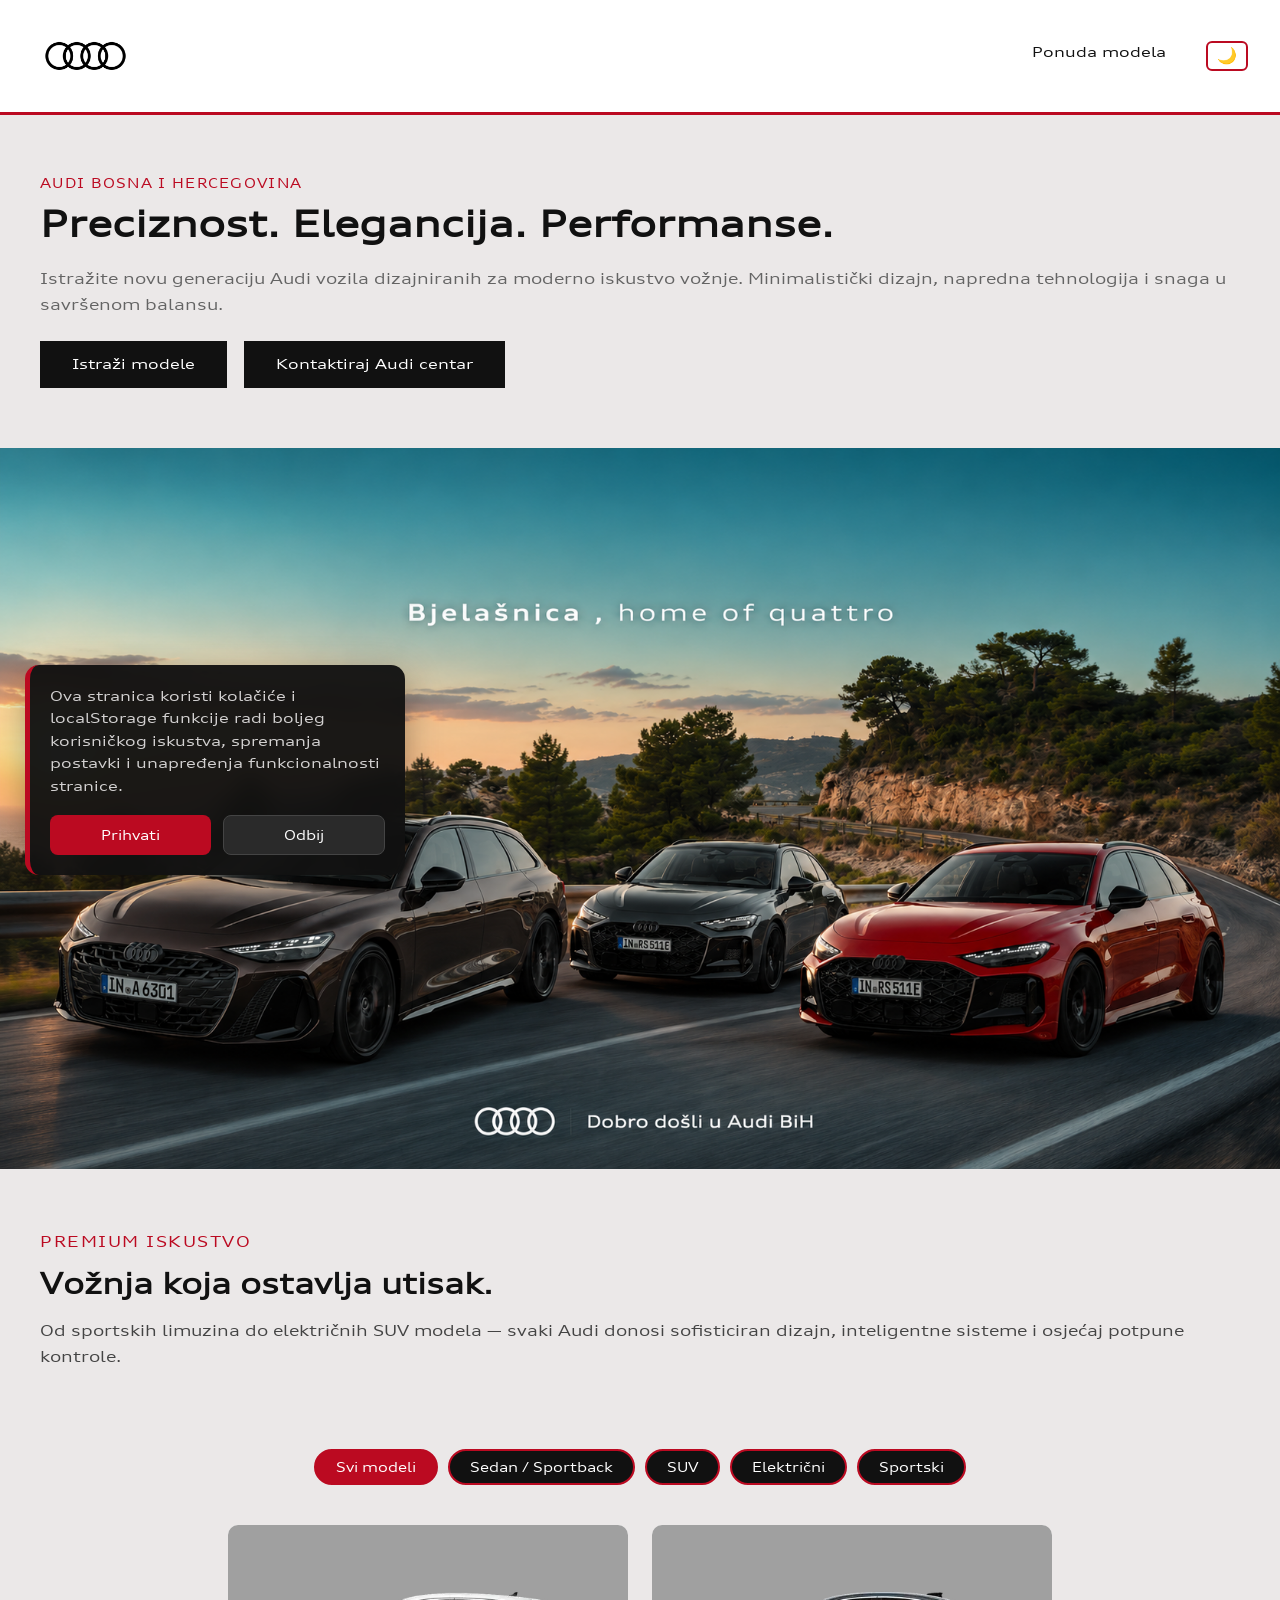
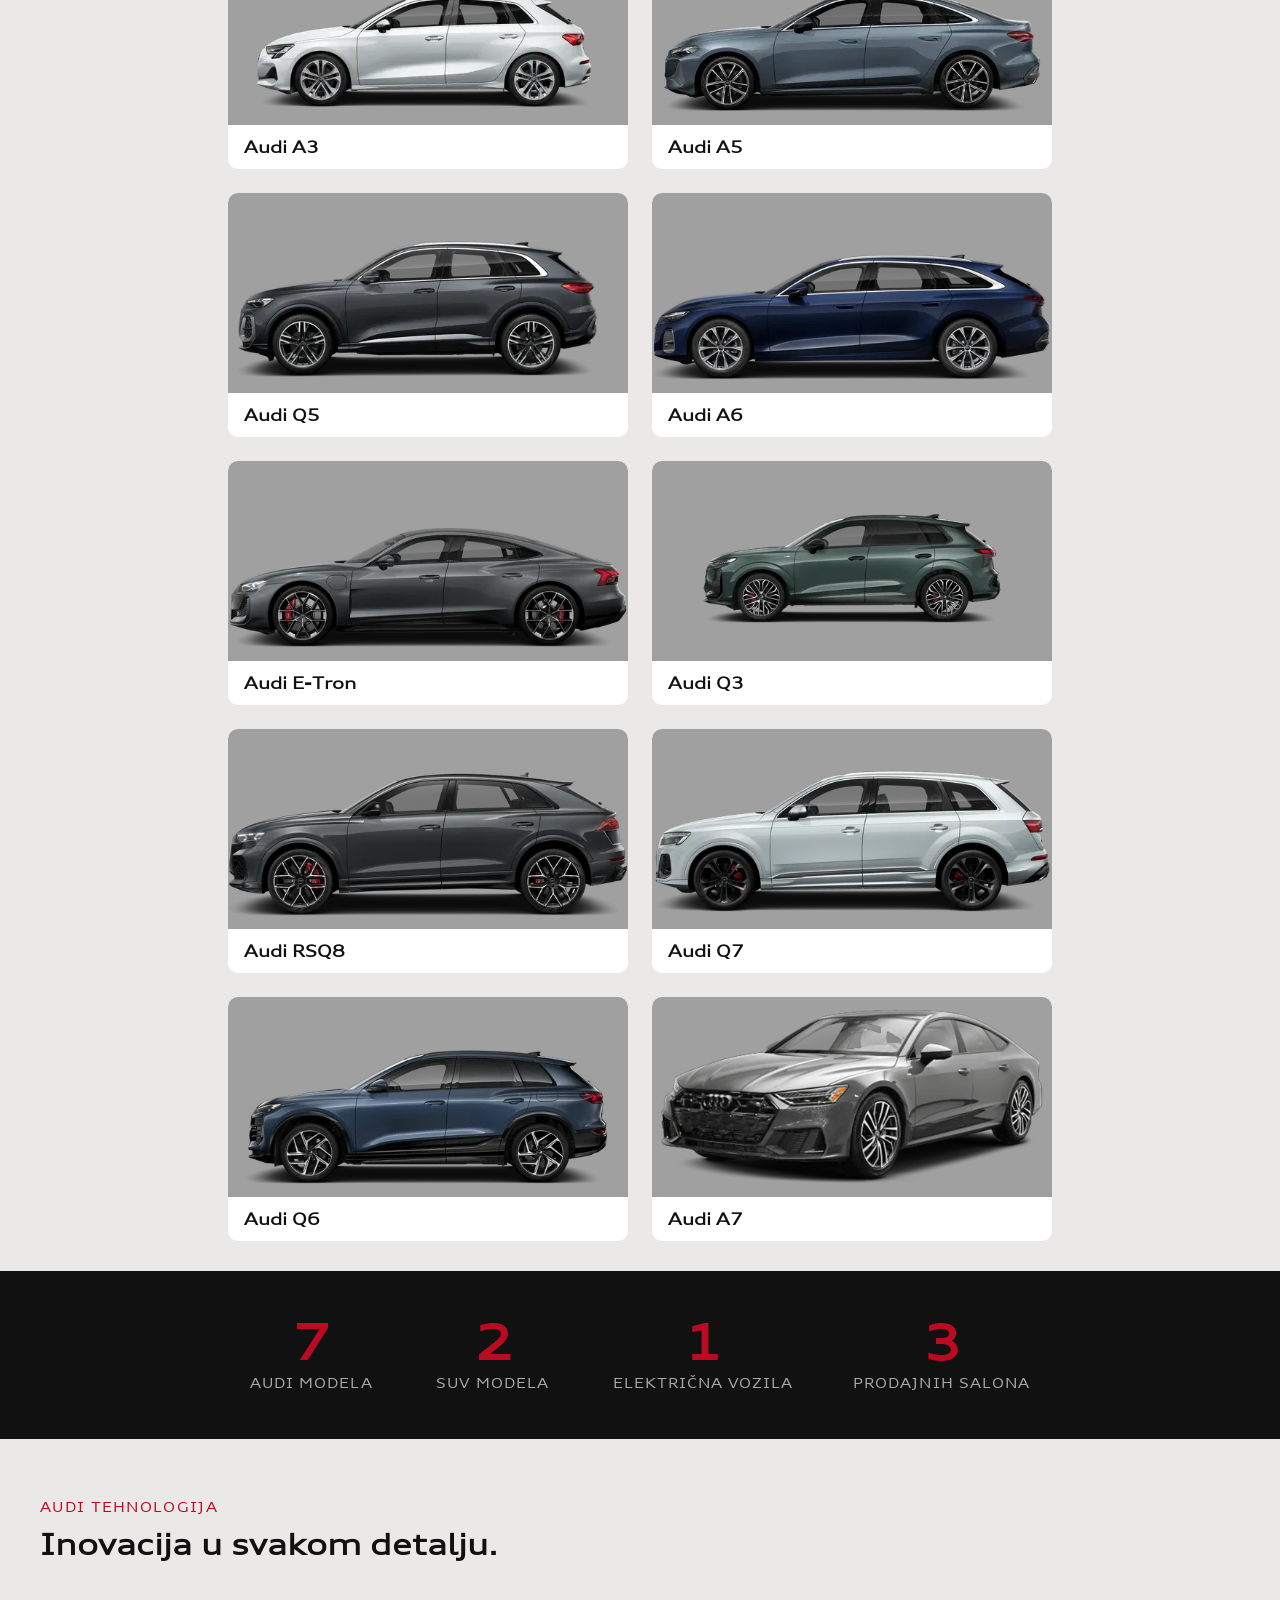
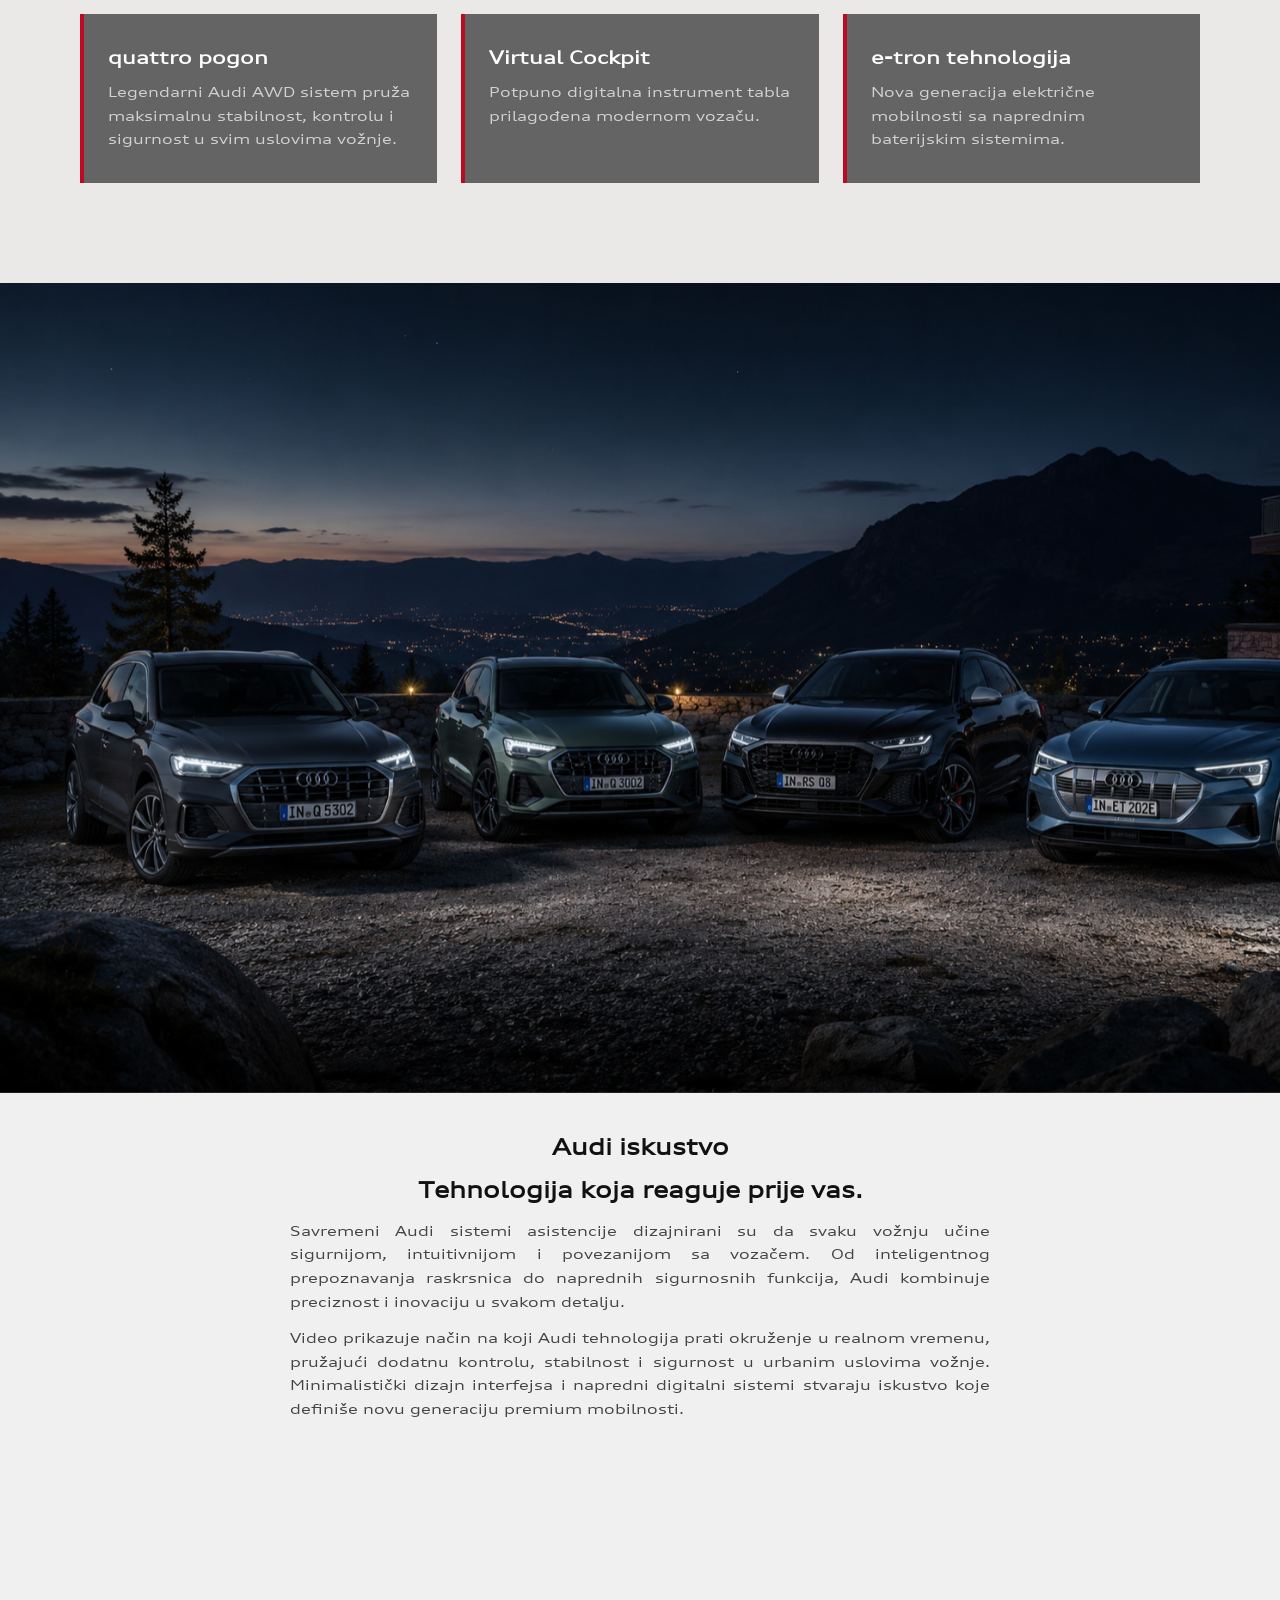
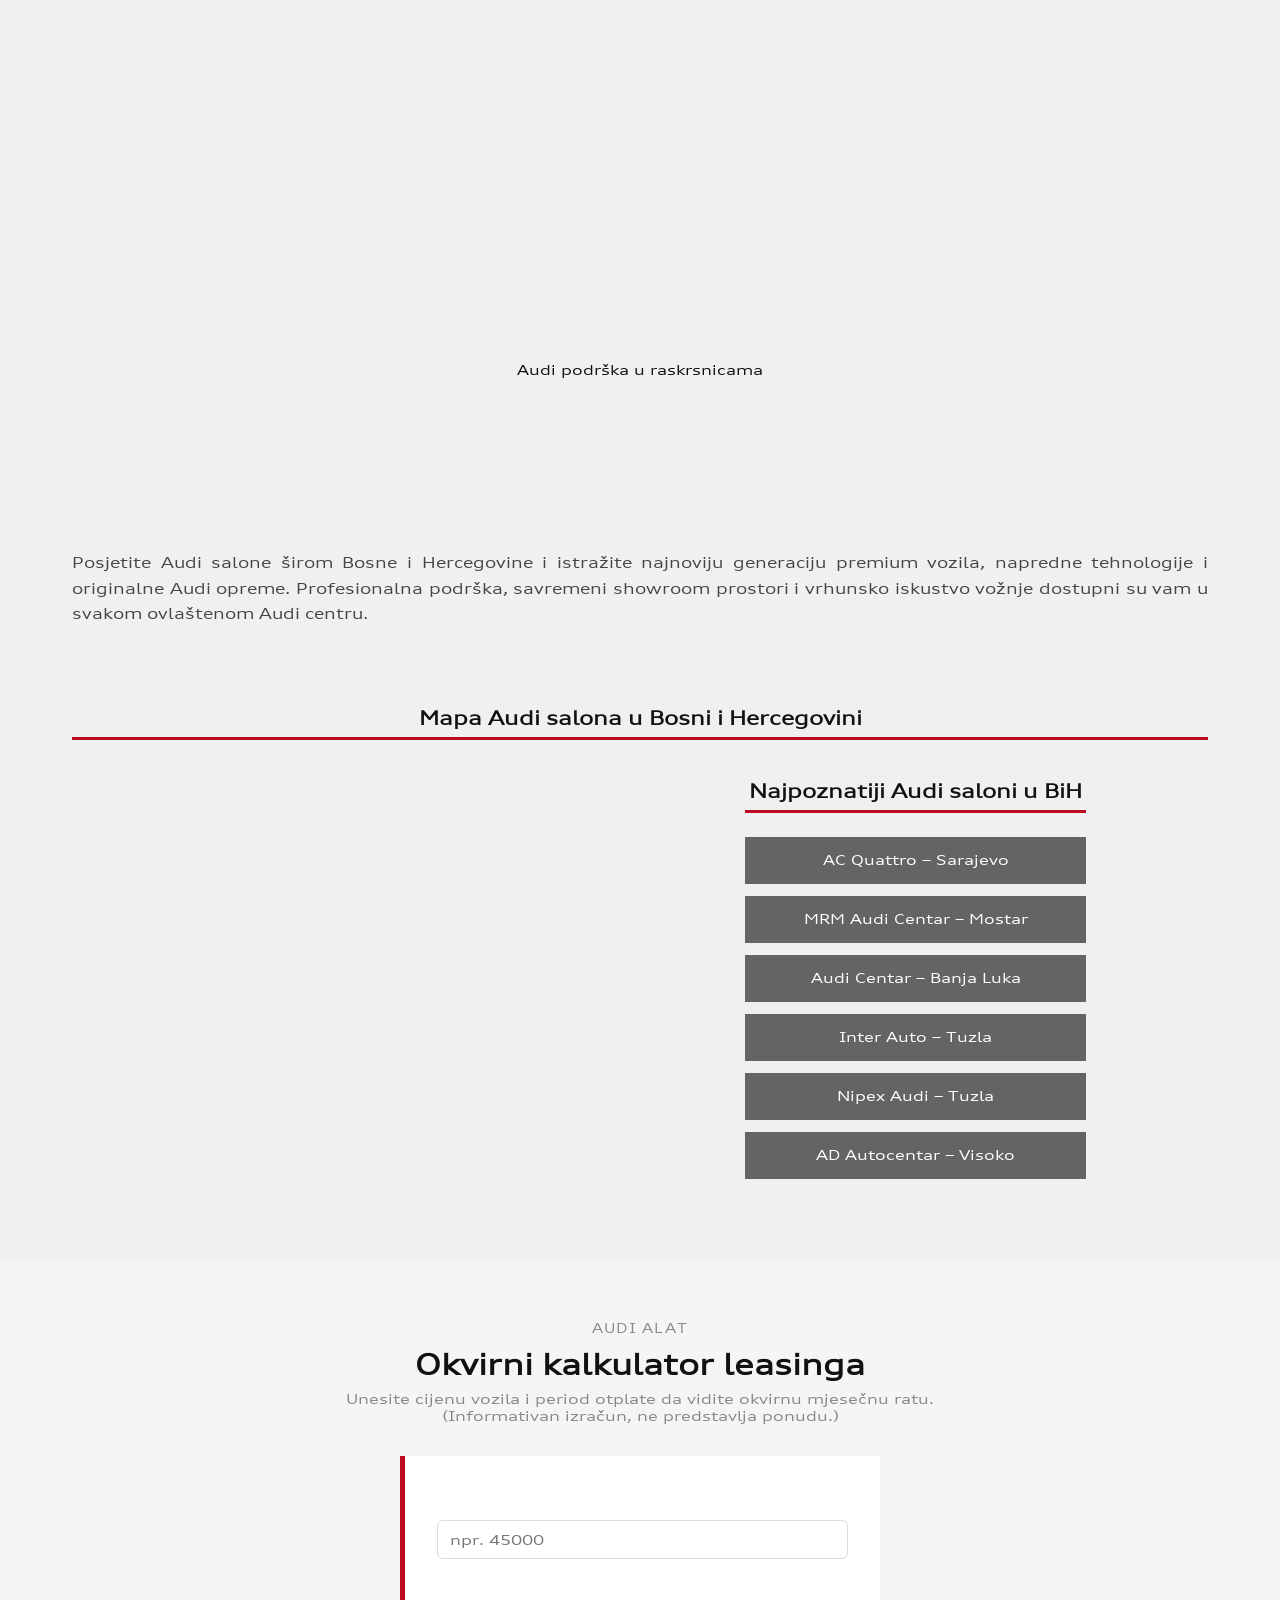
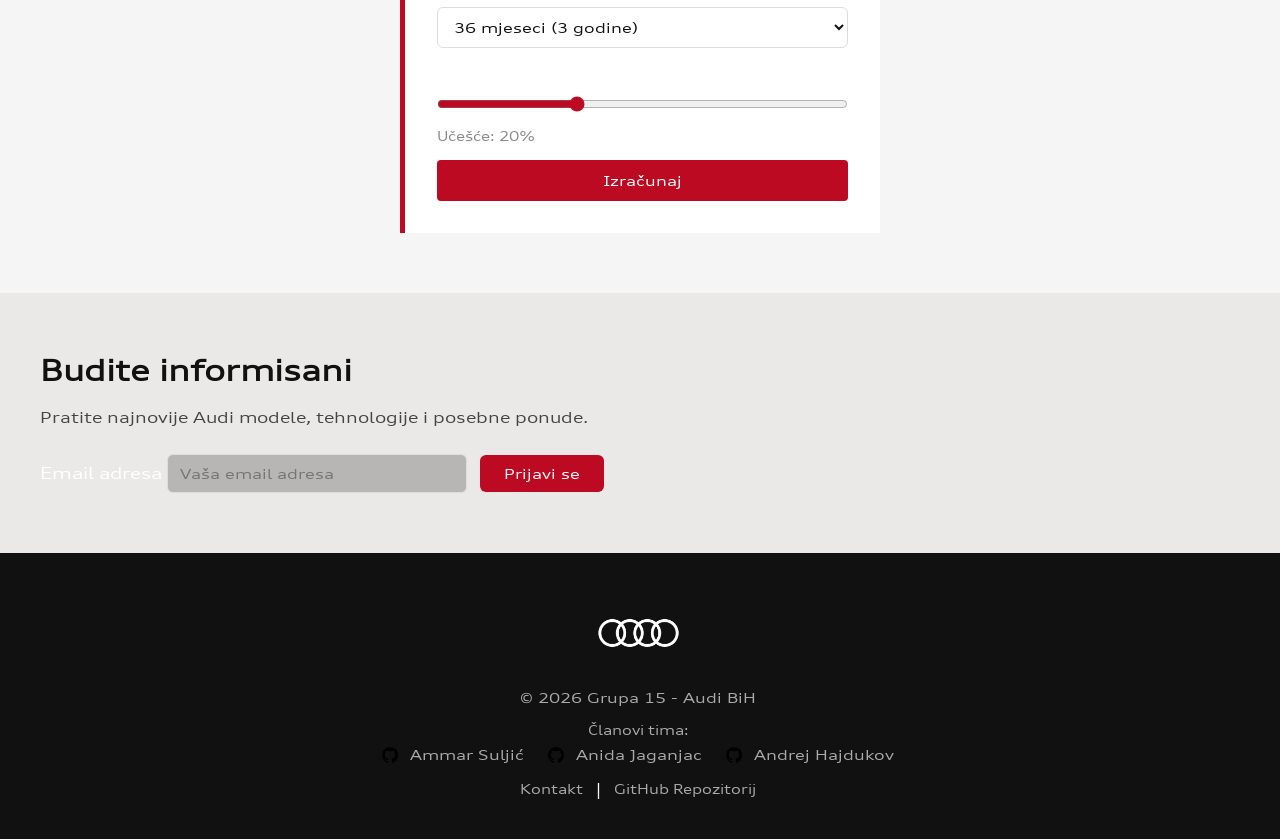
<file: index.html>
<!DOCTYPE html>
<html lang = "bs"> 
            <head>
                <meta charset="UTF-8">
                
                <meta name="viewport" content="width=device-width, initial-scale=1.0">
                <!-- Osigurava prilagodbu prikazu na mobilnim uređajima -->
                 <meta name="description" content="Audi Bosna i Hercegovina - Službena web stranica">
                <meta name ="author" content="Grupa 15">
                <title>Audi BiH</title>
                <link rel="icon" href="images/audi logo crni.png" >

<link rel="stylesheet" href="css/tptpstil.css">


            </head>

                <body>

                     <!-- COOKIE BANNER -->

<div id="cookieBanner" class="cookie-banner">

    <div class="cookie-content">

        <p>
            Ova stranica koristi kolačiće i localStorage funkcije radi boljeg korisničkog iskustva,
            spremanja postavki i unapređenja funkcionalnosti stranice.
        </p>

        <div class="cookie-buttons">

            <button type="button" id="acceptCookies">
    Prihvati
</button>

<button type="button" id="declineCookies">
    Odbij
</button>

        </div>

    </div>

</div>

     <div class="pozadina">

    
    
    
    <header>

    <!-- logo -->
    <div class="logo-bar">

    <img src="images/audi logo crni.png"
         alt="Audi logo"
         class="logo">
        

    </div>

    <!-- glavni meni -->
    <nav class="menu">

        <ul>

            <li class="dropdown">
                <a href="sadrzaj.html">Ponuda modela</a>

                <ul class="dropdown-menu">
                    <li><a href="sadrzaj.html#audi-a3">Audi A3</a></li>
                    <li><a href="sadrzaj.html#audi-a5">Audi A5</a></li>
                    <li><a href="sadrzaj.html#audi-q5">Audi Q5</a></li>
                    <li><a href="sadrzaj.html#audi-a6">Audi A6</a></li>
                    <li><a href="sadrzaj.html#audi-e-tron">Audi e-tron</a></li>
                    <li><a href="sadrzaj.html#audi-q3">Audi Q3</a></li>
                    <li><a href="sadrzaj.html#audi-RSQ8">Audi RSQ8</a></li>
                    <li><a href="sadrzaj.html#audi-Q7">Audi Q7</a></li>
                    <li><a href="sadrzaj.html#audi-Q6">Audi Q6</a></li>
                    <li><a href="sadrzaj.html#audi-A7">Audi A7</a></li>

                </ul>
            </li> 

        </ul>

    </nav>

    <!-- SIDEBAR -->
             <nav class="side-nav">
    <a href="index.html">Početna</a>
    <a href="sadrzaj.html">Ponuda modela</a>
    <a href="sadrzaj.html#sedan">Sedan</a>
    <a href="sadrzaj.html#suv">SUV</a>
    <a href="sadrzaj.html#sport">Sport</a>
    <a href="sadrzaj.html#electric">Električni</a>

    <a href="kontakt.html">Kontakt</a>

    <a href="https://github.com/ammarsuljic-ui/Grupa15-TPTP-2026" target="_blank" rel="noopener noreferrer">
        GitHub Repozitorij
    </a>
</nav>

</header>

<section class="uvodnastrana">

    <p class="malinaslov">Audi Bosna i Hercegovina</p>

    <h1>Preciznost. Elegancija. Performanse.</h1>

    <p class="tekstuvoda">
        Istražite novu generaciju Audi vozila dizajniranih za moderno iskustvo vožnje.
        Minimalistički dizajn, napredna tehnologija i snaga u savršenom balansu.
    </p>

    <div class="hero-buttons">

    <a href="sadrzaj.html" class="hero-btn">
        Istraži modele
    </a>

    <a href="kontakt.html" class="hero-btn secondary">
        Kontaktiraj Audi centar
    </a>

</div>

</section>

<section class="backgroundRegular-image">   <!-- interaktivna mapa  za slike realizovana uz pomoc Claude AI -->

    <div class="automap">

        <img src="images/audi pozadina.png"
             alt="AUDI BOSNA I HERCEGOVINA"
             class="background-image">

        <!-- AUDI A6 -->
        <a href="sadrzaj.html#audi-a6"
           class="auto-link audi-a6"></a>

        <!-- AUDI A3 -->
        <a href="sadrzaj.html#audi-a3"
           class="auto-link audi-a3"></a>

        <!-- AUDI A5 -->
        <a href="sadrzaj.html#audi-a5"
           class="auto-link audi-a5"></a>

    </div>

</section>

    <noscript>

        <h1>AUDI BOSNA I HERCEGOVINA</h1>
    </noscript>


                    <section class="modern-info">

                        <p class="section-tag">Premium iskustvo</p>

                        <h2>Vožnja koja ostavlja utisak.</h2>

                        <p>
                            Od sportskih limuzina do električnih SUV modela — svaki Audi donosi
                            sofisticiran dizajn, inteligentne sisteme i osjećaj potpune kontrole.
                        </p>

                    </section>



                         <!-- kartice sa modelima-->
                        <main class="models">

                                    <div class="car-card" id="audi-a3">
                                        <a href="sadrzaj.html#audi-a3">
                                            <picture>
                                                <img src="images/audi a3 2.webp" alt="Audi A3" title="Pogledaj model">
                                            </picture>
                                            <div class="car-name">Audi A3</div>
                                        </a>
                                    </div>

                                    <div class="car-card" id="audi-a5">
                                        <a href="sadrzaj.html#audi-a5">
                                            <picture>
                                                <img src="images/audi a5 1.webp" alt="Audi A5" title="Pogledaj model">
                                            </picture>
                                            <div class="car-name">Audi A5</div>
                                        </a>
                                    </div>

                                    <div class="car-card" id="audi-q5">
                                        <a href="sadrzaj.html#audi-q5">
                                            <picture>
                                                <img src="images/audi q5 1.png" alt="Audi Q5" title="Pogledaj model">
                                            </picture>
                                            <div class="car-name">Audi Q5</div>
                                        </a>
                                    </div>

                                    <div class="car-card" id="audi-a6">
                                        <a href="sadrzaj.html#audi-a6">
                                            <picture>
                                                <img src="images/audi a6 1.webp" alt="Audi A6" title="Pogledaj model">
                                            </picture>
                                            <div class="car-name">Audi A6</div>
                                        </a>
                                    </div>

                                    <div class="car-card" id="audi-e-tron">
                                        <a href="sadrzaj.html#audi-e-tron">
                                            <picture>
                                                <img src="images/audi e tron 1.png" alt="Audi E-Tron" title="Pogledaj model">
                                            </picture>
                                            <div class="car-name">Audi E-Tron</div>
                                        </a>
                                    </div>

                                    <div class="car-card" id="audi-q3">
                                        <a href="sadrzaj.html#audi-q3">
                                            <picture>
                                                <img src="images/audi q3 1.png" alt="Audi Q3" title="Pogledaj model">
                                            </picture>
                                            <div class="car-name">Audi Q3</div>
                                        </a>
                                    </div>


                                    <div class="car-card" id="audi-RSQ8">
                                        <a href="sadrzaj.html#audi-RSQ8">
                                            <picture>
                                                <img src="images/audi RSQ8 1.png" alt="Audi RSQ8" title="Pogledaj model">
                                            </picture>
                                            <div class="car-name">Audi RSQ8</div>
                                        </a>
                                    </div>

                                    <div class="car-card" id="audi-Q7">
                                        <a href="sadrzaj.html#audi-Q7">
                                            <picture>
                                                <img src="images/audi Q7 1.png" alt="Audi Q7" title="Pogledaj model">
                                            </picture>
                                            <div class="car-name">Audi Q7</div>
                                        </a>
                                    </div>

                                    <div class="car-card" id="audi-Q6">
                                        <a href="sadrzaj.html#audi-Q6">
                                            <picture>
                                                <img src="images/audi Q6 1.png" alt="Audi Q6" title="Pogledaj model">
                                            </picture>
                                            <div class="car-name">Audi Q6</div>
                                        </a>
                                    </div>

                                    <div class="car-card" id="audi-A7">
                                        <a href="sadrzaj.html#audi-A7">
                                            <picture>
                                                <img src="images/audi A7 1.webp" alt="Audi A7" title="Pogledaj model">
                                            </picture>
                                            <div class="car-name">Audi A7</div>
                                        </a>
                                    </div>

                                </main>

                                <section class="tech-section">

    <p class="section-tag">Audi tehnologija</p>

    <h2>Inovacija u svakom detalju.</h2>

                        

   

    <div class="tech-grid">

        <article class="tech-box">
            <h3>quattro pogon</h3>
            <p>
                Legendarni Audi AWD sistem pruža maksimalnu stabilnost,
                kontrolu i sigurnost u svim uslovima vožnje.
            </p>
        </article>

        <article class="tech-box">
            <h3>Virtual Cockpit</h3>
            <p>
                Potpuno digitalna instrument tabla prilagođena modernom vozaču.
            </p>
        </article>

        <article class="tech-box">
            <h3>e-tron tehnologija</h3>
            <p>
                Nova generacija električne mobilnosti sa naprednim baterijskim sistemima.
            </p>
        </article>

    </div>

</section>
    
    

    <section class="backgroundSUV-image"> <!-- interaktivna mapa  za slike realizovana uz pomoc Claude AI -->

    <div class="suvmap">

        <img src="images/audi pozadina 3.png"
             alt="AUDI SUV MODELI"
             class="background-suv">

        <!-- Q5 -->
        <a href="sadrzaj.html#audi-q5"
           class="suv-link audi-q5"></a>

        <!-- Q3 -->
        <a href="sadrzaj.html#audi-q3"
           class="suv-link audi-q3"></a>

        <!-- RSQ8 -->
        <a href="sadrzaj.html#audi-RSQ8"
           class="suv-link audi-rsq8"></a>

        <!-- Q6 -->
        <a href="sadrzaj.html#audi-Q6"
           class="suv-link audi-q6"></a>

    </div>

</section>



         <aside>
             <!-- video -->
                        
          <h2>Audi iskustvo</h2>

          <section class="videouvod">

    <h2>Tehnologija koja reaguje prije vas.</h2>

    <p class="tekstvideo">
        Savremeni Audi sistemi asistencije dizajnirani su da svaku vožnju učine sigurnijom,
        intuitivnijom i povezanijom sa vozačem. Od inteligentnog prepoznavanja raskrsnica
        do naprednih sigurnosnih funkcija, Audi kombinuje preciznost i inovaciju u svakom detalju.
    </p>

    <p class="tekstvideo">
        Video prikazuje način na koji Audi tehnologija prati okruženje u realnom vremenu,
        pružajući dodatnu kontrolu, stabilnost i sigurnost u urbanim uslovima vožnje.
        Minimalistički dizajn interfejsa i napredni digitalni sistemi stvaraju iskustvo
        koje definiše novu generaciju premium mobilnosti.
    </p>

</section>


<iframe
    id="audiVideo"
    width="100%"
    height="500"
    src="https://www.youtube.com/embed/RD_LmCPMa38?mute=1"

    title="Audi podrska u raskrsnicama"

    frameborder="0"

    allow="autoplay; fullscreen; picture-in-picture; encrypted-media" 
    allowfullscreen>  <!-- realizovano pomocu ChatGPT-->
</iframe>

<p>Audi podrška u raskrsnicama</p>

<br><br><br><br><br><br>

<p class="tekstmape">
    Posjetite Audi salone širom Bosne i Hercegovine i istražite najnoviju generaciju
    premium vozila, napredne tehnologije i originalne Audi opreme. Profesionalna podrška,
    savremeni showroom prostori i vrhunsko iskustvo vožnje dostupni su vam u svakom
    ovlaštenom Audi centru.
</p>

<section class="mapa">

    <h3>Mapa Audi salona u Bosni i Hercegovini</h3>

    <iframe
        src="https://www.google.com/maps?q=Audi+saloni+Bosna+i+Hercegovina&output=embed" 
        width="100%"
        height="600"

        loading="lazy"

        allowfullscreen

        referrerpolicy="no-referrer-when-downgrade">

    </iframe>

    <div class="mapa-info">

        <h3>Najpoznatiji Audi saloni u BiH</h3>

        <ul class="saloni">

    <li>
        <a href="https://www.acquattro.ba/"
           target="_blank"
           rel="noopener noreferrer"
           style="color: white;">
           AC Quattro – Sarajevo
        </a>
    </li>

    <li>
        <a href="https://mrm.ba/"
           target="_blank"
           rel="noopener noreferrer"
           style="color: white;">
           MRM Audi Centar – Mostar
        </a>
    </li>

    <li>
        <a href="https://www.audi.ba/"
           target="_blank"
           rel="noopener noreferrer"
           style="color: white;">
           Audi Centar – Banja Luka
        </a>
    </li>

    <li>
        <a href="https://interauto.ba/"
           target="_blank"
           rel="noopener noreferrer"
           style="color: white;">
           Inter Auto – Tuzla
        </a>
    </li>

    <li>
        <a href="https://www.nipex.ba/marke/audi"
           target="_blank"
           rel="noopener noreferrer"
           style="color: white;">
           Nipex Audi – Tuzla
        </a>
    </li>

    <li>
        <a href="https://adautocentar.ba/"
           target="_blank"
           rel="noopener noreferrer"
           style="color:white;">
           AD Autocentar – Visoko
        </a>
    </li>

</ul>

    </div>

</section>
    
          </aside>

          <section class="newsletter">

    <h2>Budite informisani</h2>

    <p>
        Pratite najnovije Audi modele, tehnologije i posebne ponude.
    </p>

    <form action="#">

        <label for="email">Email adresa</label>

<input id="email"
       type="email"
       placeholder="Vaša email adresa">

        <button type="submit">
            Prijavi se
        </button>

    </form>

</section>



        <!-- footer ili donjio dio stranice gdje ce se nalaziti audi logo link za kontakt i imena clanova grupe -->
                        <footer class="site-footer">

    <!-- LOGO -->
    <div class="footer-logo">

        <img src="images/audi logo crni.png"
             alt="Audi logo"
             usemap="#audiMapFooter"
             class="logo">

        <map name="audiMapFooter">
            <area shape="rect"
                  coords="0,0,300,150"
                  href="index.html"
                  alt="Početna stranica">
        </map>

    </div>

    <!-- NASLOV -->
    <p class="footer-title">&copy; 2026 Grupa 15 - Audi BiH</p>

    
<!-- TIM -->
<div class="footer-team">
    <span class="team-label">Članovi tima:</span>

    <div class="team-members">

        <div class="member">
            <a href="https://github.com/AmmarSuljic" target="_blank">
                <img src="images/Github logo.webp" alt="GitHub" class="github-icon">
                Ammar Suljić
            </a>
        </div>

        <div class="member">
            <a href="https://github.com/qnidaaa?tab=overview&from=2026-05-01&to=2026-05-15" target="_blank">
                <img src="images/Github logo.webp" alt="GitHub" class="github-icon">
                Anida Jaganjac
            </a>
        </div>

        <div class="member">
            <a href="https://github.com/andrejhajdukov" target="_blank">
                <img src="images/Github logo.webp" alt="GitHub" class="github-icon">
                Andrej Hajdukov
            </a>
        </div>

    </div>
</div>

    <!-- LINKOVI -->
    <div class="footer-links">
        <a href="kontakt.html">Kontakt</a> |
        
        <a href="https://github.com/ammarsuljic-ui/Grupa15-TPTP-2026" target="_blank" rel="noopener noreferrer">
            GitHub Repozitorij
        </a>
    </div>

</footer>

</div>
        

    

<script src="js/tptpskripte.js"></script>

          </body>





</html>
</file>
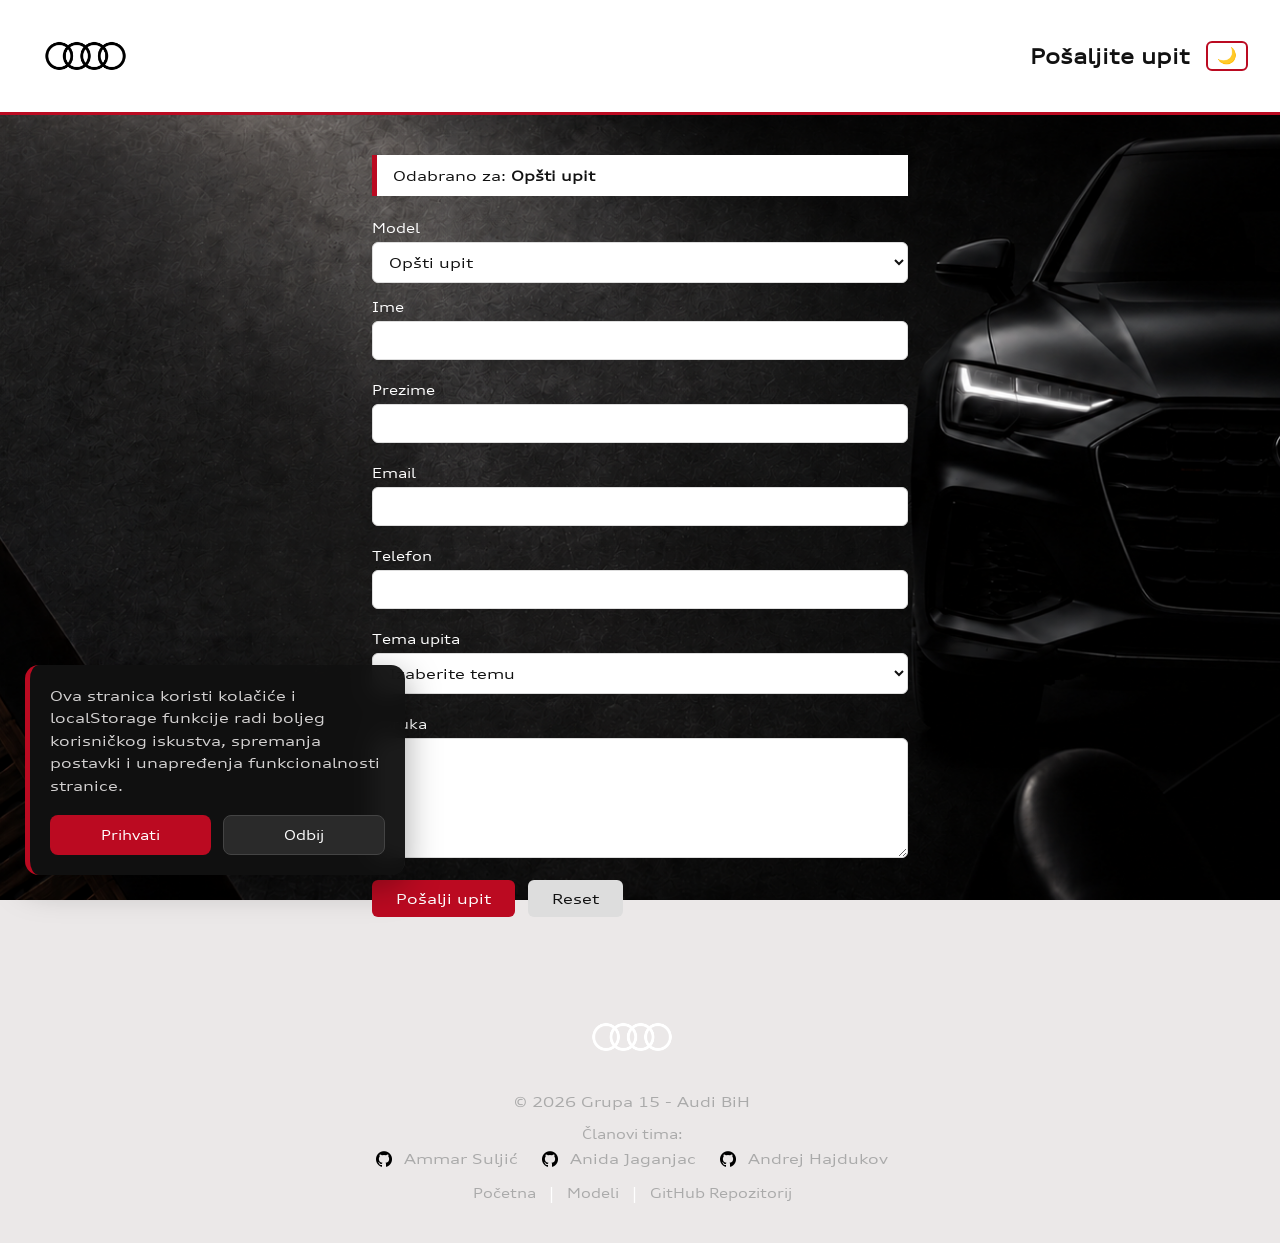
<file: kontakt.html>
<!DOCTYPE html>
<html lang="bs"> 

<head>
    <meta charset="UTF-8"> 
    <meta name="viewport" content="width=device-width, initial-scale=1.0"> <!-- Osigurava prilagodbu prikazu na mobilnim uređajima  AI supported-->
    <meta name="description" content="Audi BiH Kontakt forma"> <!-- Opis stranice koju citaju web preglednici , ovo ne vidi korisnik AI supported-->
    <meta name="author" content="Grupa 15"> 

    <title>Kontakt - Audi BiH</title>

    <link rel="icon" href="images/audi logo crni.png"> 
    <link rel="stylesheet" href="css/tptpstil.css"> 
</head>



<!-- ================= HEADER ================= -->
<header>

   <!-- logo -->
    <div class="logo-bar">

    <a href="index.html">
        <img src="images/audi logo crni.png"
             alt="Audi logo"
             class="logo">
    </a>

</div>


    <h1 class="page-title">Pošaljite upit</h1>

</header>

<body class="pozadinakontakt"
style="background-image: url('images/audi kontakt.png');">


<script src="js/tptpskripte.js"></script>

    <!-- COOKIE BANNER -->

<div id="cookieBanner" class="cookie-banner">

    <div class="cookie-content">

        <p>
            Ova stranica koristi kolačiće i localStorage funkcije radi boljeg korisničkog iskustva,
            spremanja postavki i unapređenja funkcionalnosti stranice.
        </p>

        <div class="cookie-buttons">

            <button type="button" id="acceptCookies">
    Prihvati
</button>

<button type="button" id="declineCookies">
    Odbij
</button>

        </div>

    </div>

</div>

    
<!-- ================= MAIN ================= -->
<main class="kontakt-main">

    <!-- JS ĆE OVO PUNITI -->
    <div class="selected-model-box">
        <p>Odabrano za: 
            <strong id="selectedModel">Opšti upit</strong>
        </p>
    </div>

    <form id="contactForm">

        <!-- MODEL DROPDOWN (JS ga dopunjava)  AI supported-->
        <div class="form-group">
            <label for="modelSelect">Model</label>
            <select id="modelSelect">
                <option value="">Opšti upit</option>
                <option value="Audi A3">Audi A3</option>
                <option value="Audi A5">Audi A5</option>
                <option value="Audi Q5">Audi Q5</option>
                <option value="Audi A6">Audi A6</option>
                <option value="Audi e-tron">Audi e-tron</option>
                <option value="Audi Q3">Audi Q3</option>
                <option value="Audi RSQ8">Audi RSQ8</option>
                <option value="Audi Q7">Audi Q7</option>
                <option value="Audi Q6">Audi Q6</option>
                <option value="Audi A7">Audi A7</option>
            </select>
        </div>

        <!-- IME -->
        <div class="form-group">
            <label>Ime</label>
            <input type="text" id="ime">
            <span class="error" id="imeError"></span>
        </div>

        <!-- PREZIME -->
        <div class="form-group">
            <label>Prezime</label>
            <input type="text" id="prezime">
            <span class="error" id="prezimeError"></span>
        </div>

        <!-- EMAIL -->
        <div class="form-group">
            <label>Email</label>
            <input type="text" id="email">
            <span class="error" id="emailError"></span>
        </div>

        <!-- TELEFON -->
        <div class="form-group">
            <label>Telefon</label>
            <input type="text" id="telefon">
            <span class="error" id="telefonError"></span>
        </div>

        <!-- TEMA -->
        <div class="form-group">
            <label>Tema upita</label>
            <select id="tema">
                <option value="">Izaberite temu</option>
                <option value="model">Upit o modelu</option>
                <option value="cijena">Cijena</option>
                <option value="test_voznja">Test vožnja</option>
                <option value="dostupni_modeli">Dostupni modeli</option>
                <option value="servis">Servis Audi modela</option>
            </select>
            <span class="error" id="temaError"></span>
        </div>

        <!-- PORUKA -->
        <div class="form-group">
            <label>Poruka</label>
            <textarea id="poruka"></textarea>
            <span class="error" id="porukaError"></span>
        </div>

        <!-- BUTOONI -->
        <button type="submit">Pošalji upit</button>
        <button type="reset">Reset</button>

        <p id="successMessage"></p>

    </form>


</main>

<!-- ================= FOOTER (ISTI KAO OSTALI) ================= -->
            <footer class="site-footer-kontakt">

                <div class="footer-logo">
                    <img src="images/audi logo crni.png"
                        alt="Audi logo"
                        usemap="#audiMapFooter"
                        class="logo">

                    <map name="audiMapFooter">
                        <area shape="rect"
                            coords="0,0,300,150"
                            href="index.html"
                            alt="Početna stranica">
                    </map>
                </div>

                <p class="footer-title">&copy; 2026 Grupa 15 - Audi BiH</p>

                <!-- TIM -->
<div class="footer-team">
    <span class="team-label">Članovi tima:</span>

    <div class="team-members">

        <div class="member">
            <a href="https://github.com/AmmarSuljic" target="_blank">
                <img src="images/Github logo.webp" alt="GitHub" class="github-icon">
                Ammar Suljić
            </a>
        </div>

        <div class="member">
            <a href="https://github.com/qnidaaa?tab=overview&from=2026-05-01&to=2026-05-15" target="_blank">
                <img src="images/Github logo.webp" alt="GitHub" class="github-icon">
                Anida Jaganjac
            </a>
        </div>

        <div class="member">
            <a href="https://github.com/andrejhajdukov" target="_blank">
                <img src="images/Github logo.webp" alt="GitHub" class="github-icon">
                Andrej Hajdukov
            </a>
        </div>

    </div>
</div>

                <div class="footer-links">
                    <a href="index.html">Početna</a> |
                    <a href="sadrzaj.html">Modeli</a> |
                    <a href="https://github.com/ammarsuljic-ui/Grupa15-TPTP-2026" target="_blank">
                        GitHub Repozitorij
                    </a>
                </div>

            </footer>

</div>
<script src="js/tptpskripte.js"></script>
</body>
</html>
</file>
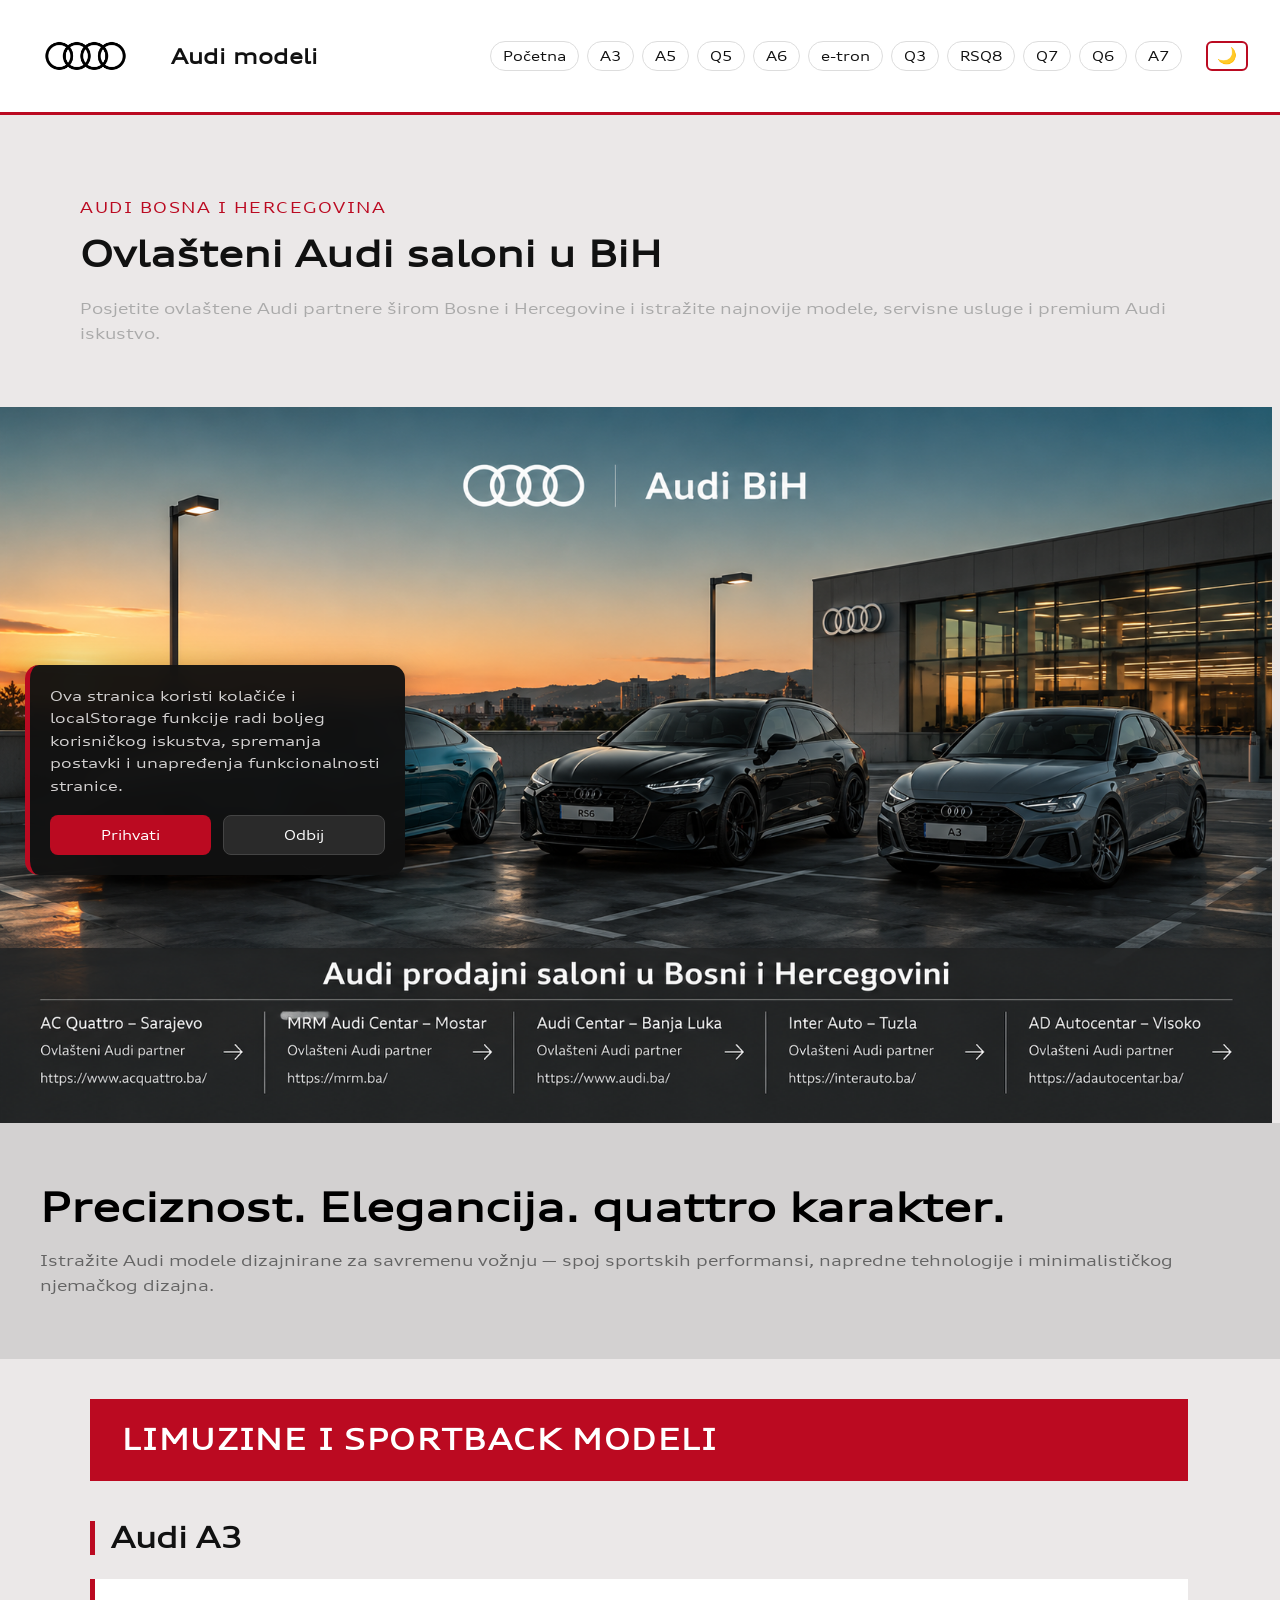
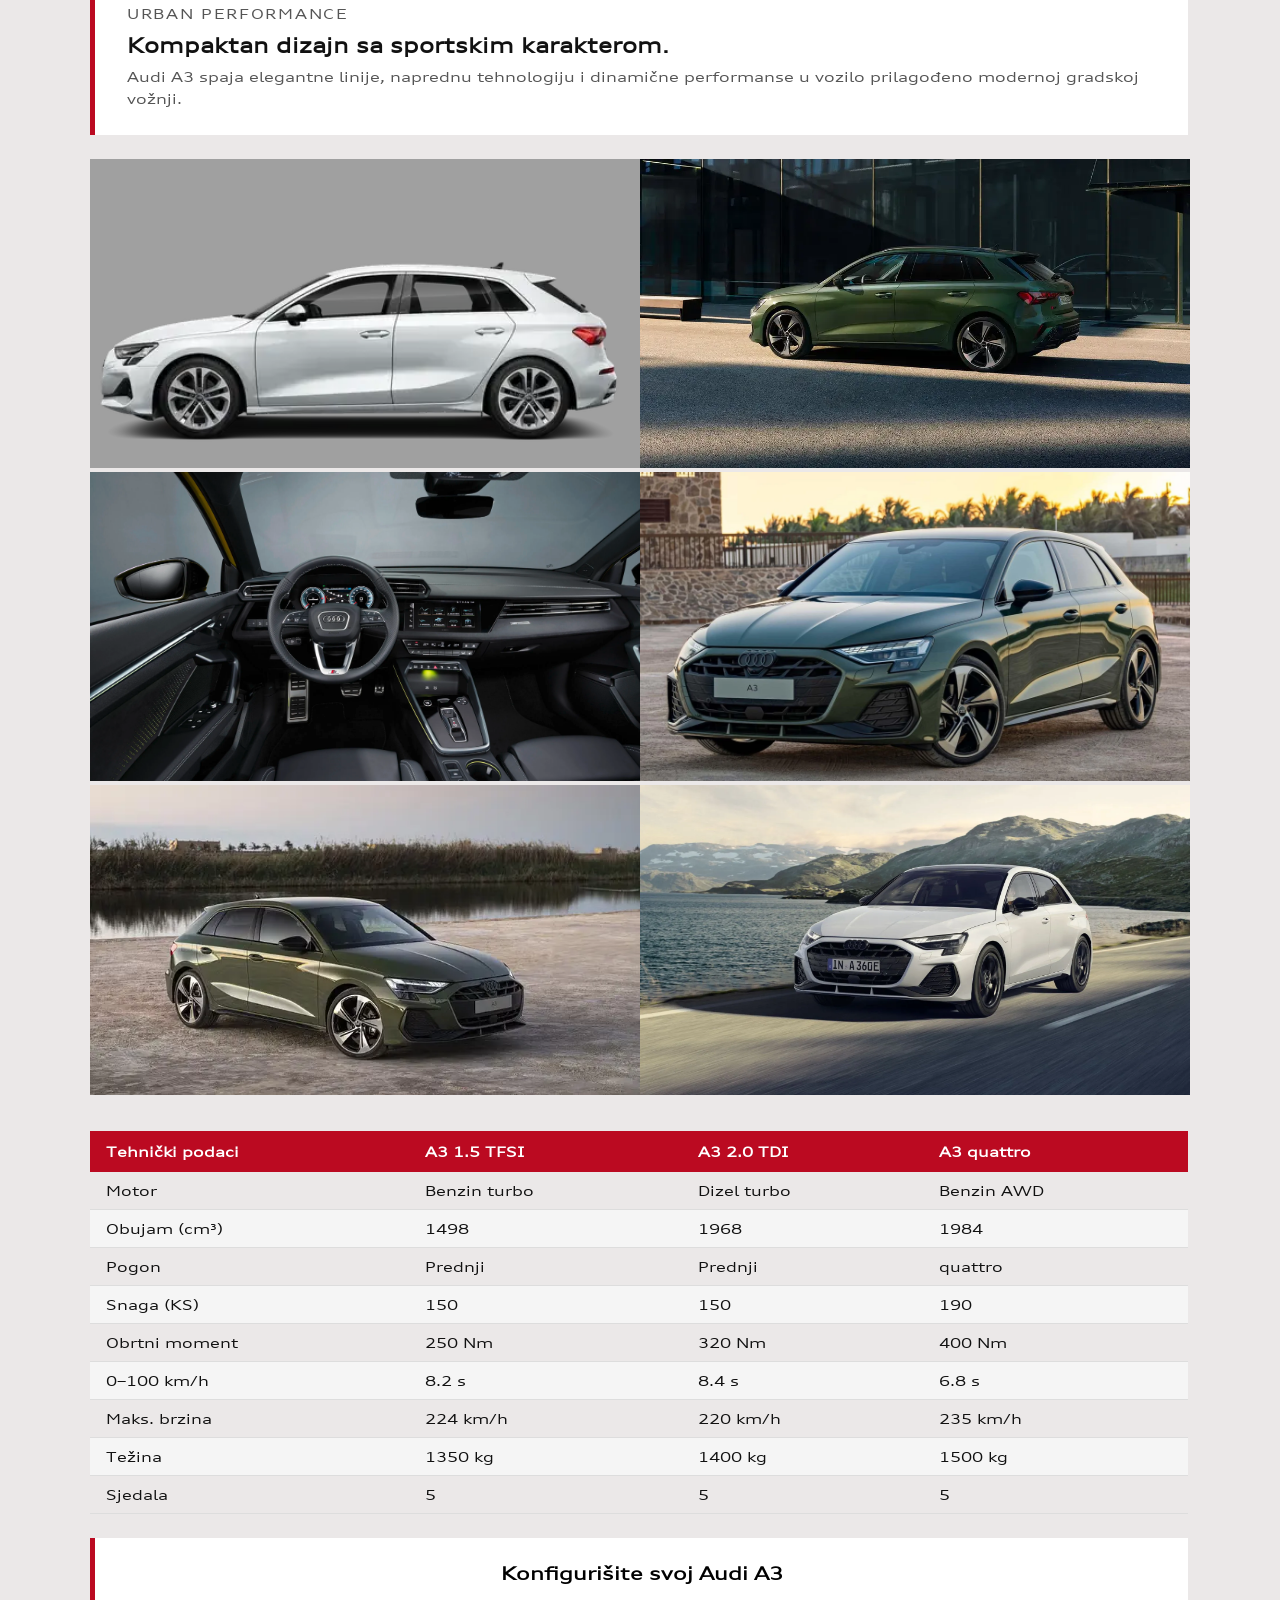
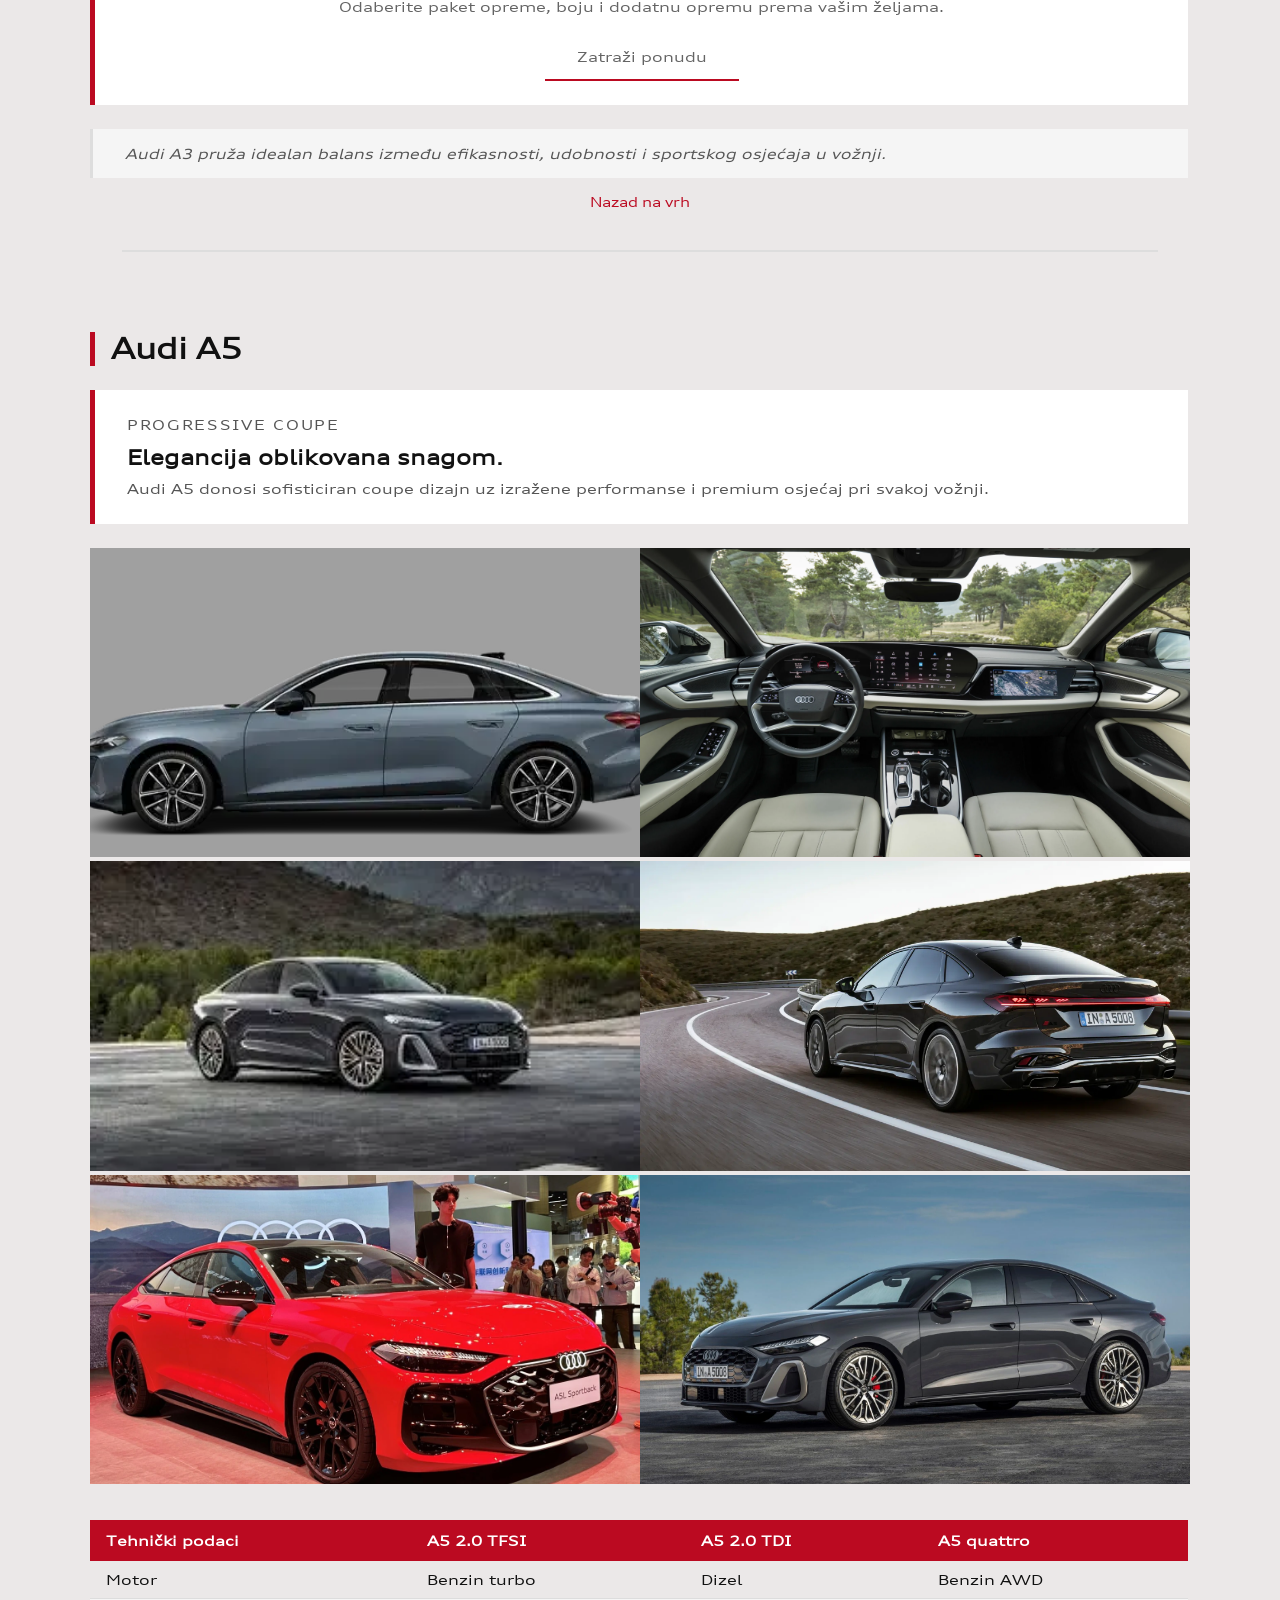
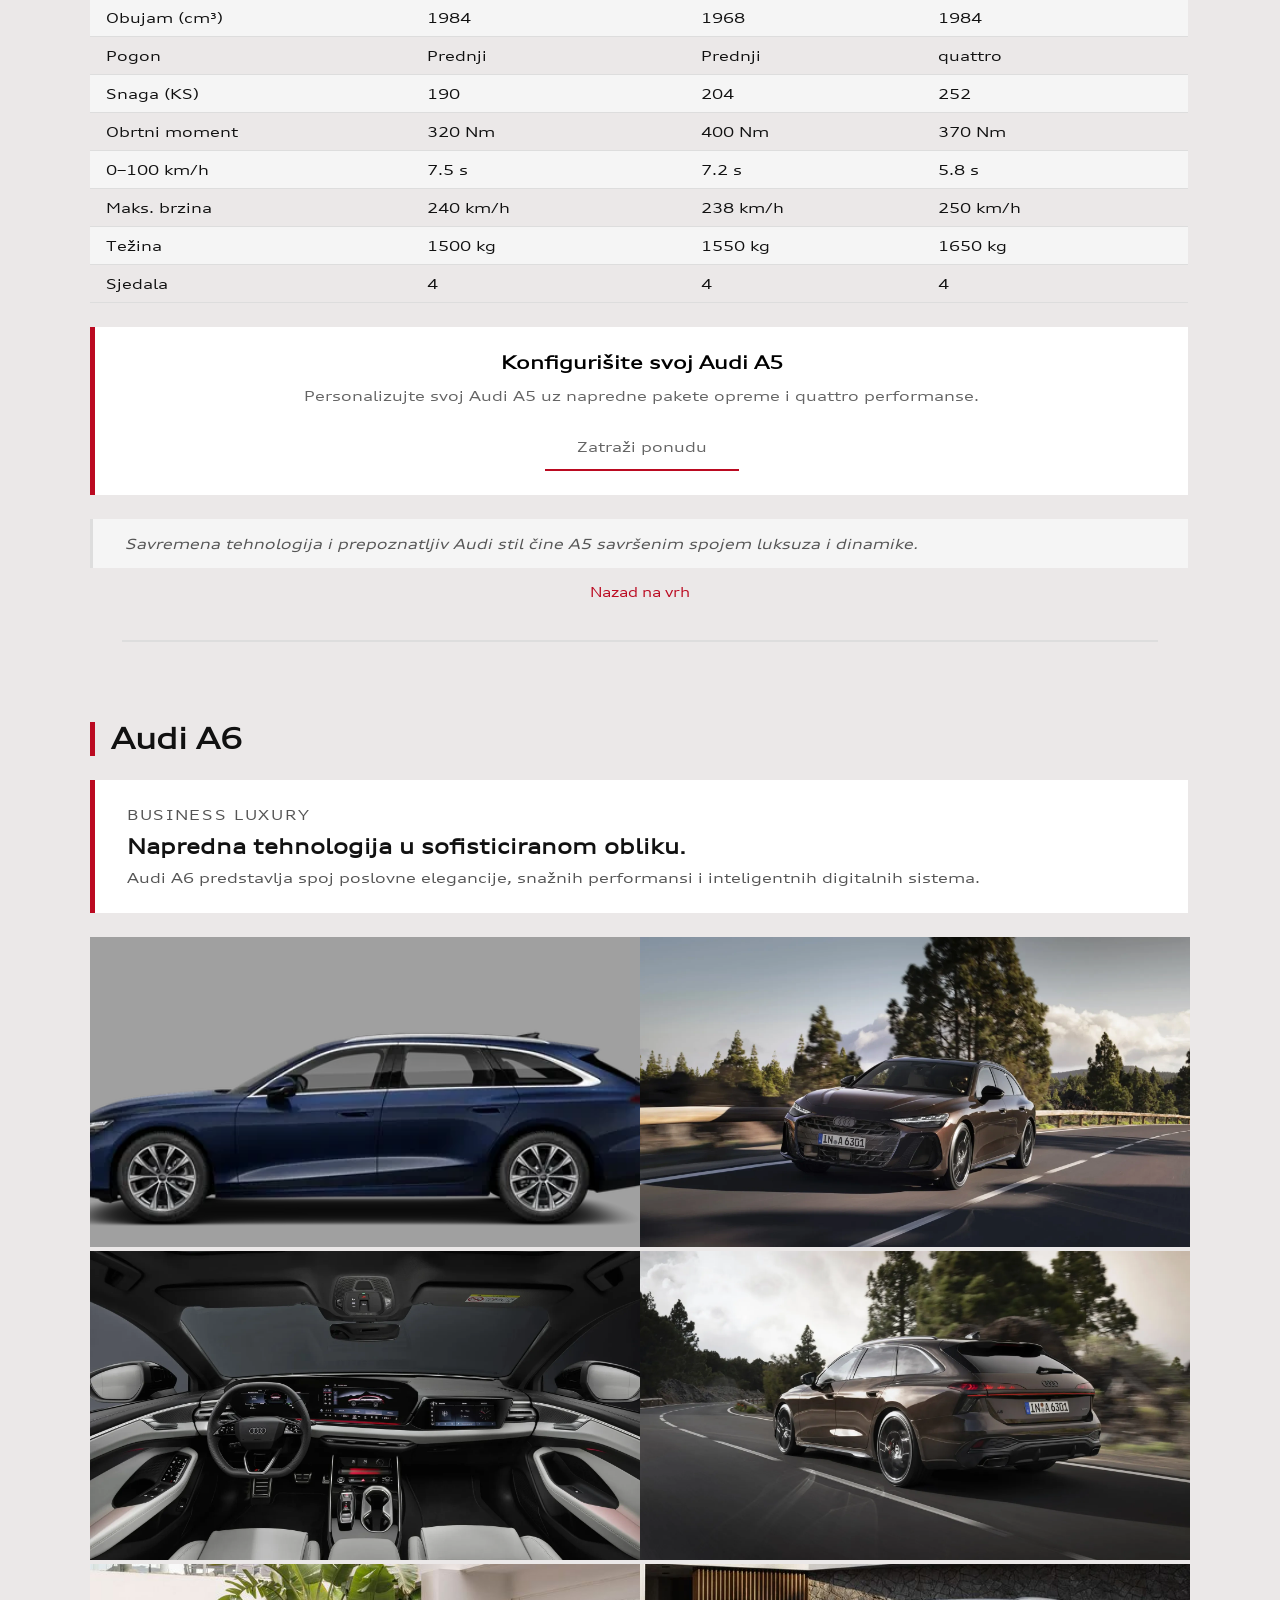
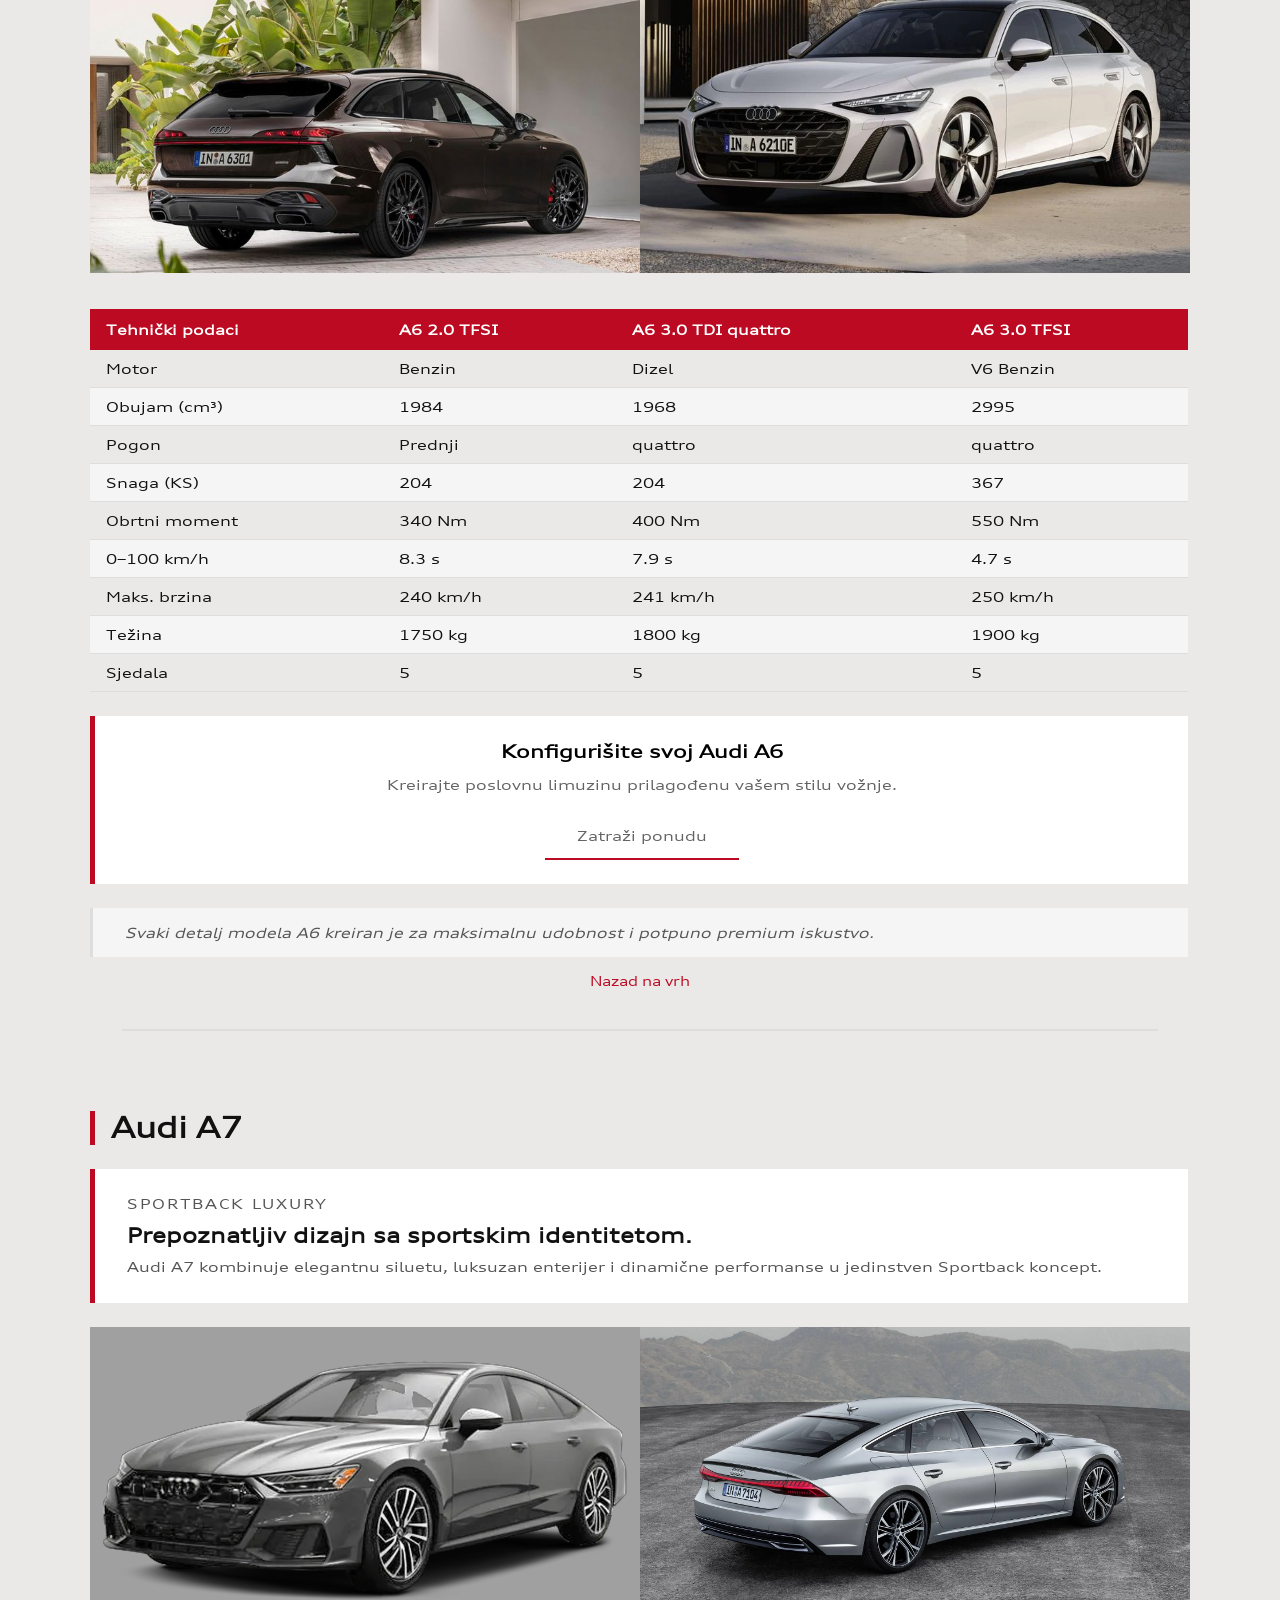
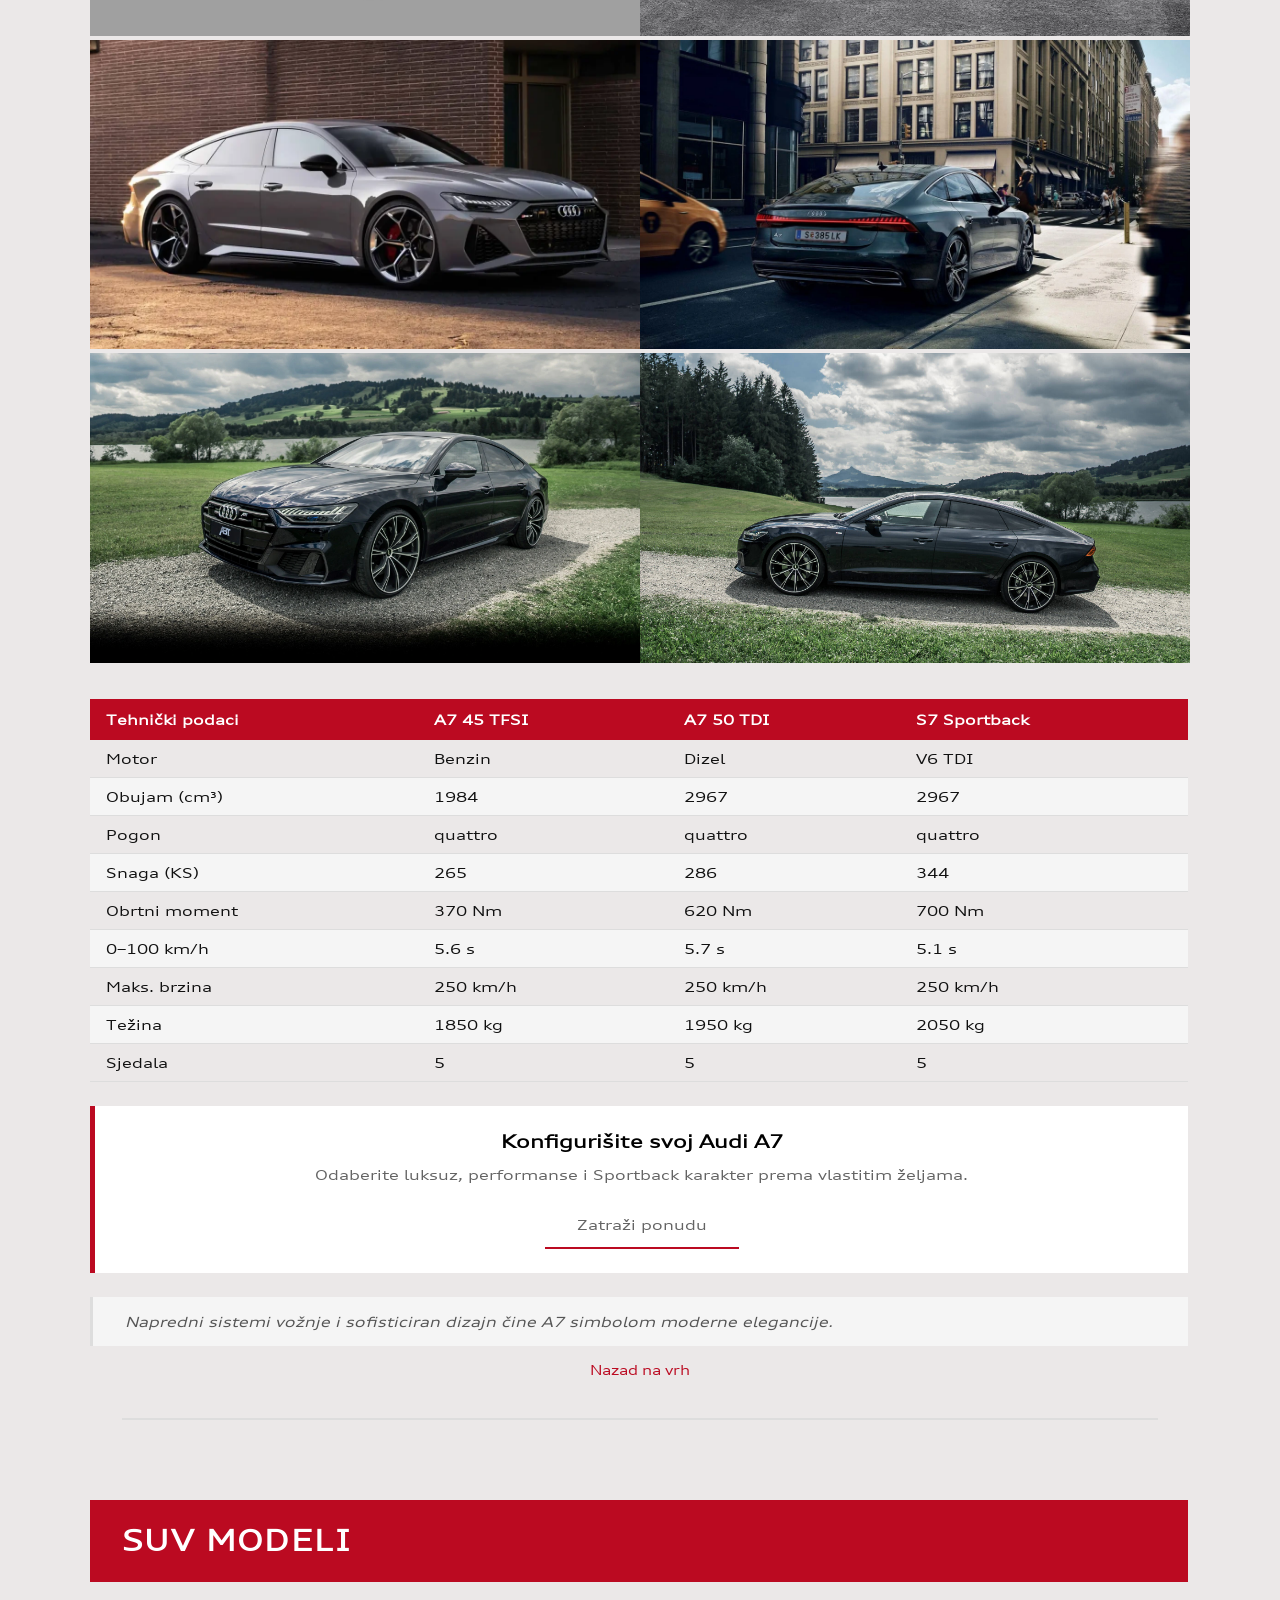
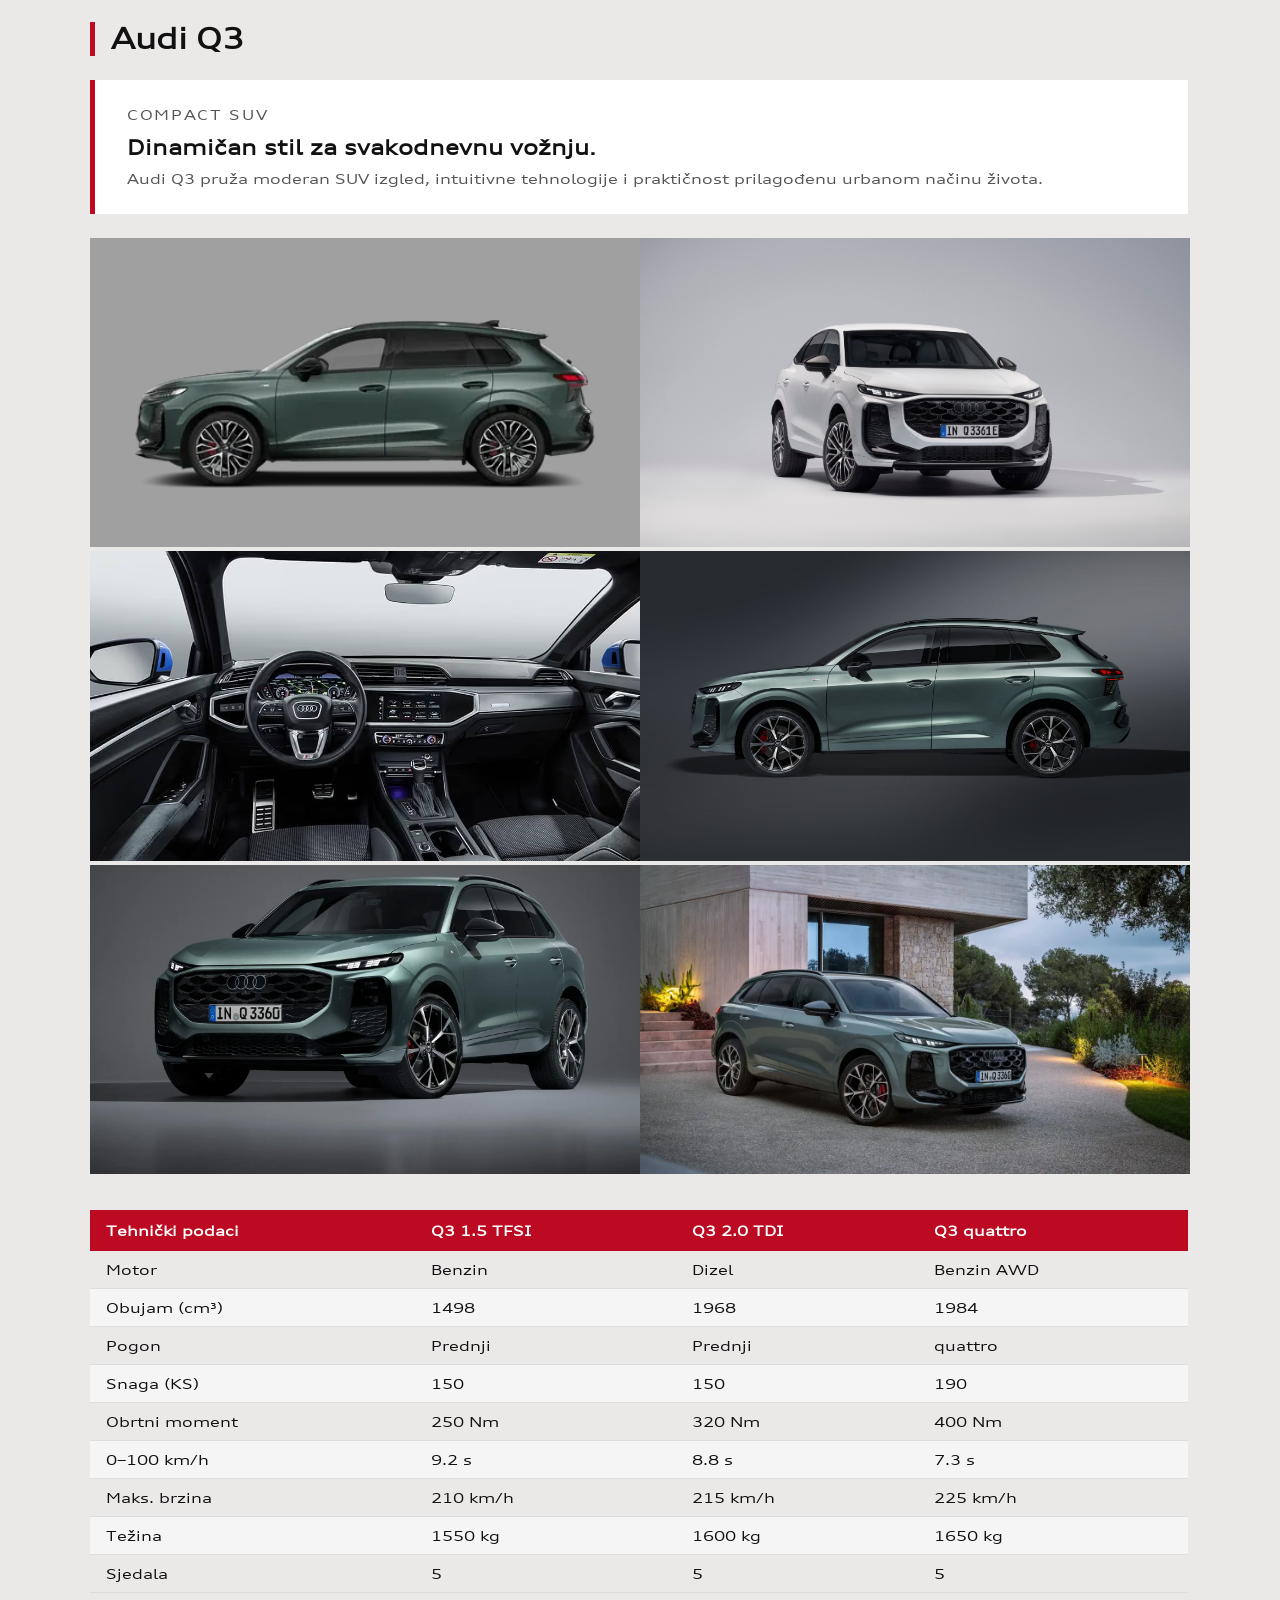
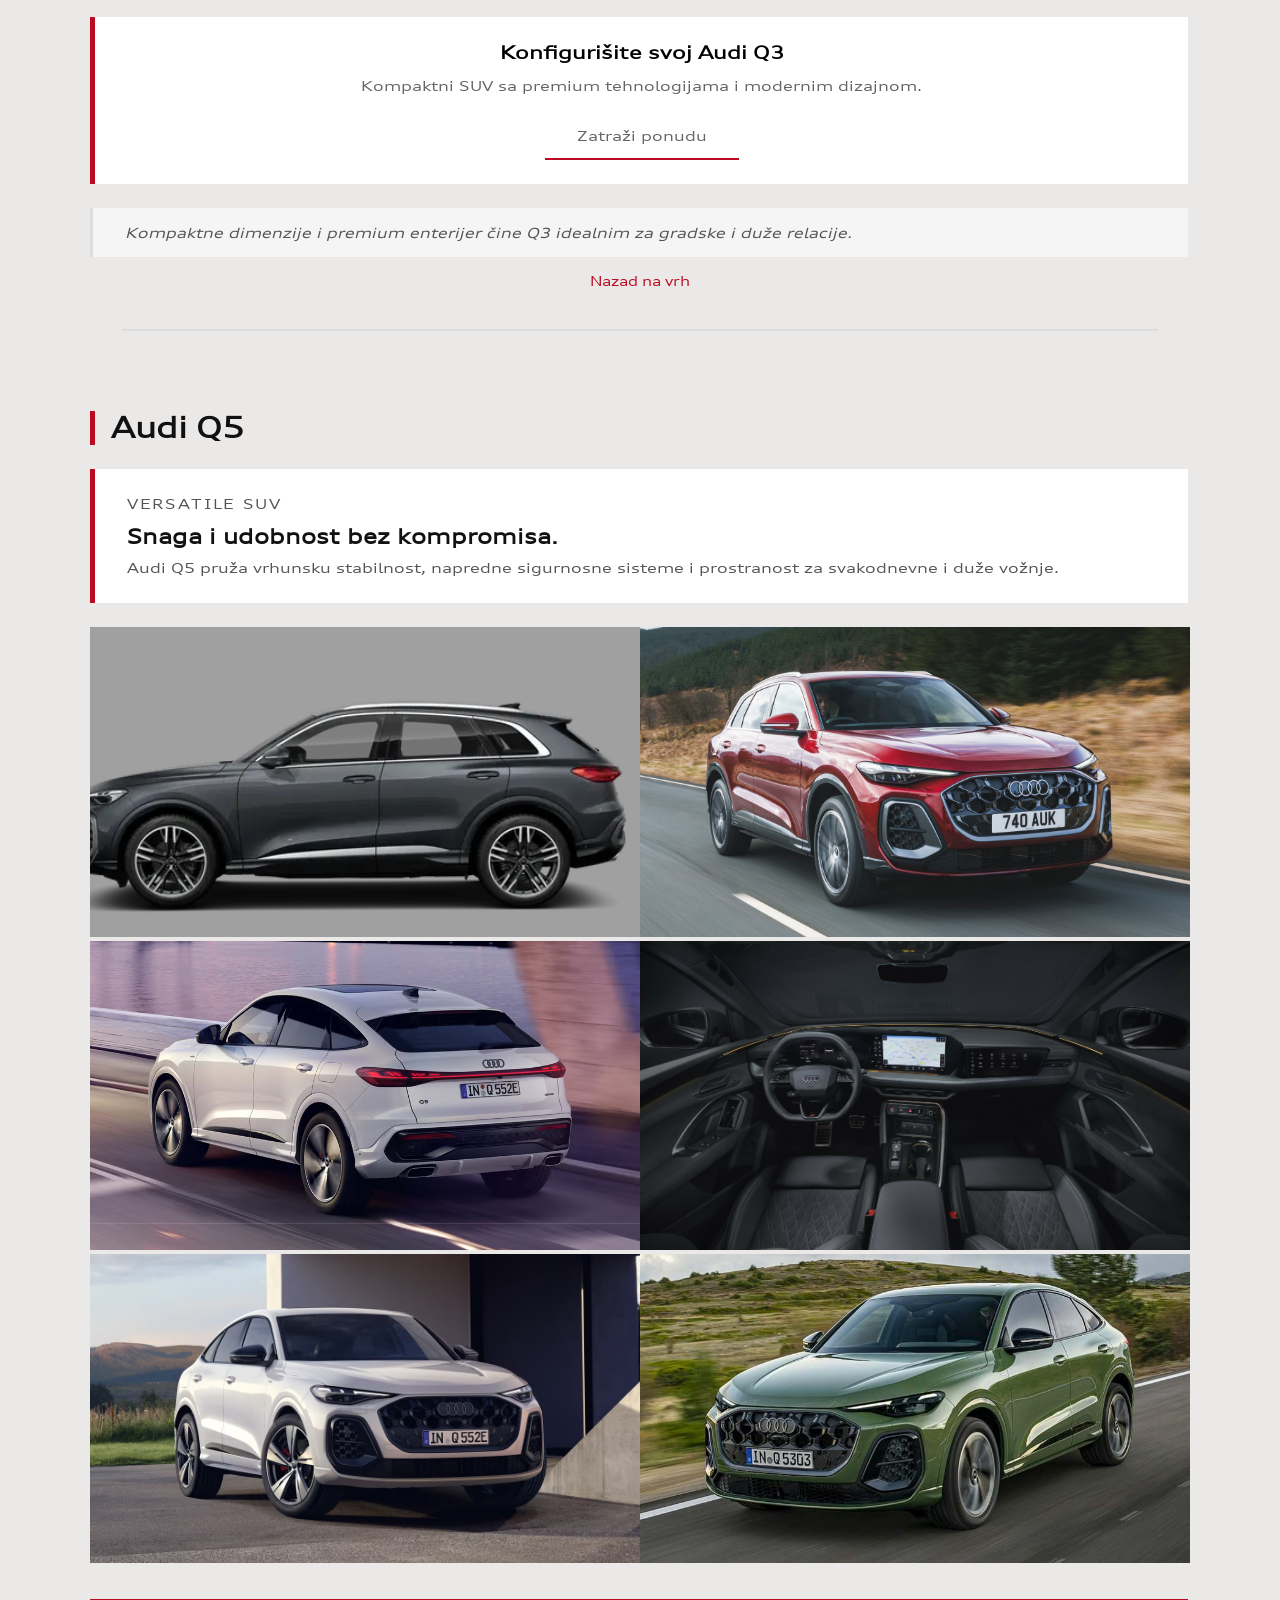
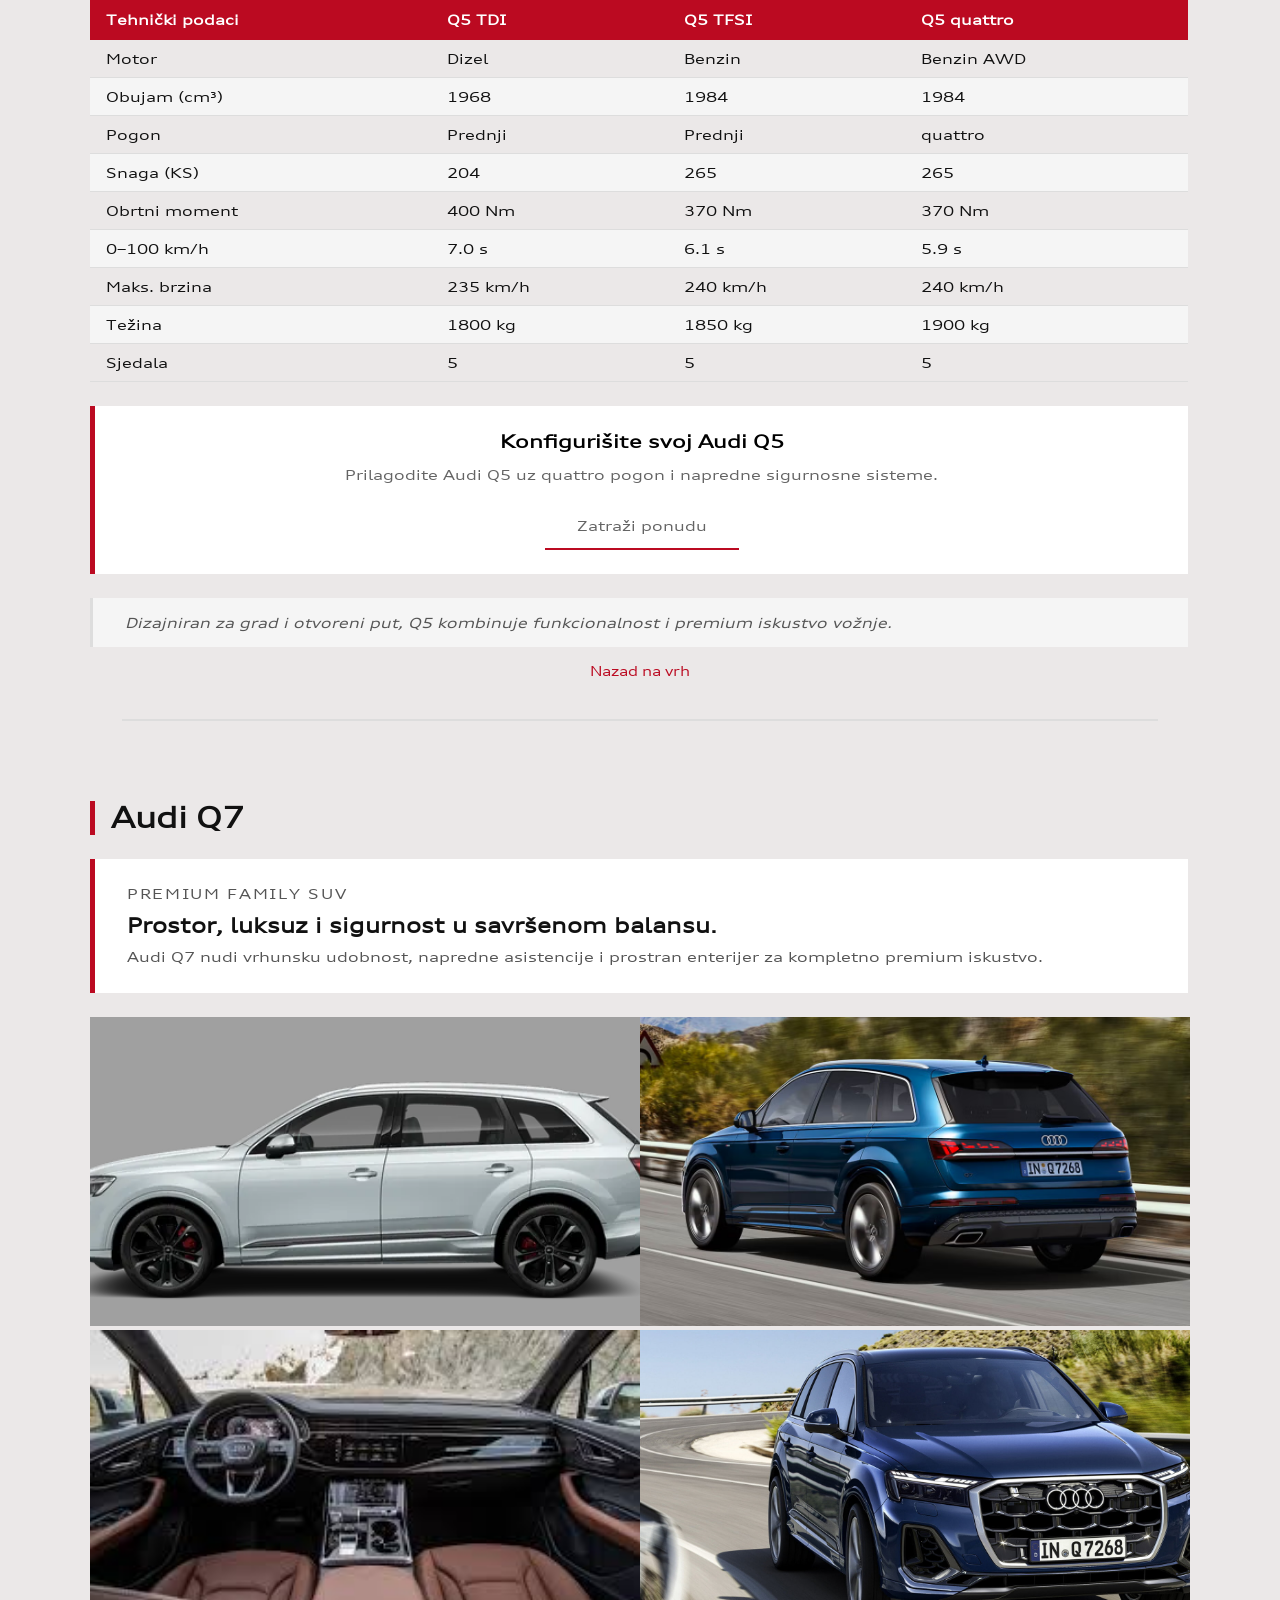
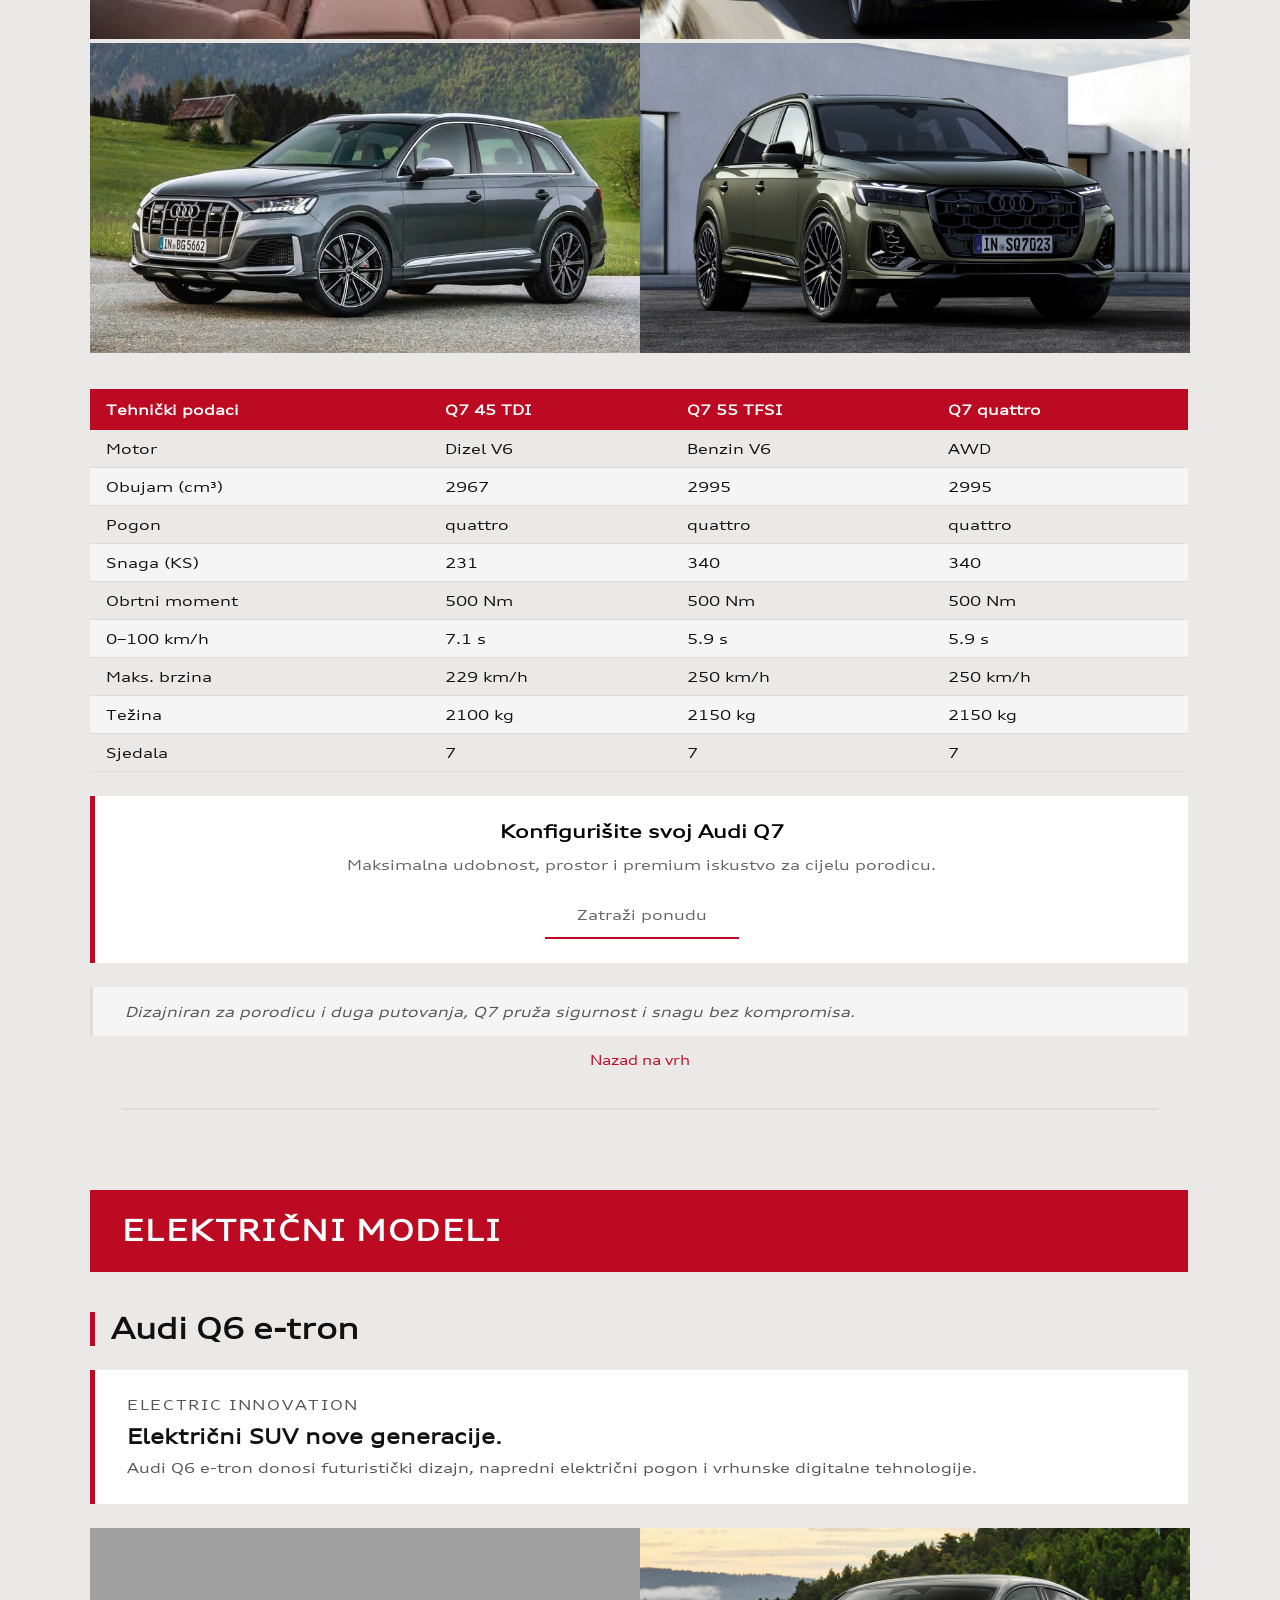
<file: sadrzaj.html>
<!DOCTYPE html>
<html lang="bs">
<head>
    <meta charset="UTF-8">
    <meta name="viewport" content="width=device-width, initial-scale=1.0">  <!-- Osigurava prilagodbu prikazu na mobilnim uređajima  AI supported-->
    
    <title>Audi modeli</title>

    <link rel="icon" href="images/audi logo crni.png">

    
<link rel="stylesheet" href="css/tptpstil.css">
</head>

<body id="top">

     <!-- COOKIE BANNER -->

<div id="cookieBanner" class="cookie-banner">

    <div class="cookie-content">

        <p>
            Ova stranica koristi kolačiće i localStorage funkcije radi boljeg korisničkog iskustva,
            spremanja postavki i unapređenja funkcionalnosti stranice.
        </p>

        <div class="cookie-buttons">

            <button type="button" id="acceptCookies">
    Prihvati
</button>

<button type="button" id="declineCookies">
    Odbij
</button>

        </div>

    </div>

</div>

<!-- ================= HEADER ================= -->
<header class="header">

    
    <a href="index.html">
        <img src="images/audi logo crni.png" alt="Audi logo" class="logo">
    </a>

    <h1 class="title">Audi modeli</h1>

    <nav class="nav">
        <a href="index.html">Početna</a>
        <a href="#audi-a3">A3</a>
        <a href="#audi-a5">A5</a>
        <a href="#audi-q5">Q5</a>
        <a href="#audi-a6">A6</a>
        <a href="#audi-e-tron">e-tron</a>
        <a href="#audi-q3">Q3</a>
        <a href="#audi-RSQ8">RSQ8</a>
        <a href="#audi-Q7">Q7</a>
        <a href="#audi-Q6">Q6</a>
        <a href="#audi-A7">A7</a>
    </nav>
</header>



<section class="uvodnastrana">
    <div class="overlay-tekst">

        <p class="malinaslov">Audi Bosna i Hercegovina</p>

        <h1>Ovlašteni Audi saloni u BiH</h1>

        <p class="tekstuvoda">
            Posjetite ovlaštene Audi partnere širom Bosne i Hercegovine i
            istražite najnovije modele, servisne usluge i premium Audi iskustvo.
        </p>

    </div>

   <div class="salonmap"> <!-- interaktivna mapa  za slike realizovana uz pomoc Claude AI -->

    <img src="images/Audi model pozadina.webp"
         alt="Audi prodajni saloni u Bosni i Hercegovini"
         class="hero-slika">

    <!-- AC Quattro Sarajevo -->
    <a href="https://www.acquattro.ba/"
       target="_blank"
       class="salon-link sarajevo"
       title="AC Quattro Sarajevo"></a>

    <!-- MRM Mostar -->
    <a href="https://mrm.ba/"
       target="_blank"
       class="salon-link mostar"
       title="MRM Audi Centar Mostar"></a>

    <!-- Banja Luka -->
    <a href="https://www.audi.ba/"
       target="_blank"
       class="salon-link banjaluka"
       title="Audi Centar Banja Luka"></a>

    <!-- Inter Auto Tuzla -->
    <a href="https://interauto.ba/"
       target="_blank"
       class="salon-link tuzla"
       title="Inter Auto Tuzla"></a>

    <!-- Visoko -->
    <a href="https://adautocentar.ba/"
       target="_blank"
       class="salon-link visoko"
       title="AD Autocentar Visoko"></a>

</div>

    

</section>


<section class="uvod-modeli">


    <div class="tekst-uvod">

       

        <h1 class="glavni-naslov">
            Preciznost. Elegancija. quattro karakter.
        </h1>

        <p class="opis-modela">
            Istražite Audi modele dizajnirane za savremenu vožnju — 
            spoj sportskih performansi, napredne tehnologije i 
            minimalističkog njemačkog dizajna.
        </p>

    </div>

</section>

<main class="main">

<section id="sedan" class="category-section">
    <h1>Limuzine i Sportback modeli</h1>
</section>

<!--  A3  -->
<section id="audi-a3" class="model-section">
    <h2>Audi A3</h2>
    <!-- ================= A3 TEKST ================= -->

<div class="opismodela">
    <p class="malitekstmodel">Urban performance</p>

    <h3>Kompaktan dizajn sa sportskim karakterom.</h3>

    <p>
        Audi A3 spaja elegantne linije, naprednu tehnologiju i dinamične performanse
        u vozilo prilagođeno modernoj gradskoj vožnji.
    </p>
</div>

    <div class="gallery">
    <a href="kontakt.html?model=Audi A3"><img src="images/audi a3 2.webp" alt="A3 2" title="Audi A3"></a>
    <a href="kontakt.html?model=Audi A3"><img src="images/audi a3 1.webp" alt="A3 1" title="Audi A3"></a>
    <a href="kontakt.html?model=Audi A3"><img src="images/audi a3 3.webp" alt="A3 3" title="Audi A3"></a>
    <a href="kontakt.html?model=Audi A3"><img src="images/audi a3 4.webp" alt="A3 4" title="Audi A3"></a>
    <a href="kontakt.html?model=Audi A3"><img src="images/audi a3 5.webp" alt="A3 5" title="Audi A3"></a>
    <a href="kontakt.html?model=Audi A3"><img src="images/audi a3 6.webp" alt="A3 6" title="Audi A3"></a>
    </div>

    <table class="spec-table">
<thead>
<tr>
    <th>Tehnički podaci</th>
    <th>A3 1.5 TFSI</th>
    <th>A3 2.0 TDI</th>
    <th>A3 quattro</th>
</tr>
</thead>

<tbody>
<tr><td>Motor</td><td>Benzin turbo</td><td>Dizel turbo</td><td>Benzin AWD</td></tr>
<tr><td>Obujam (cm³)</td><td>1498</td><td>1968</td><td>1984</td></tr>
<tr><td>Pogon</td><td>Prednji</td><td>Prednji</td><td>quattro</td></tr>
<tr><td>Snaga (KS)</td><td>150</td><td>150</td><td>190</td></tr>
<tr><td>Obrtni moment</td><td>250 Nm</td><td>320 Nm</td><td>400 Nm</td></tr>
<tr><td>0–100 km/h</td><td>8.2 s</td><td>8.4 s</td><td>6.8 s</td></tr>
<tr><td>Maks. brzina</td><td>224 km/h</td><td>220 km/h</td><td>235 km/h</td></tr>
<tr><td>Težina</td><td>1350 kg</td><td>1400 kg</td><td>1500 kg</td></tr>
<tr><td>Sjedala</td><td>5</td><td>5</td><td>5</td></tr>
</tbody>
</table>

<div class="config-box">

    <h3>Konfigurišite svoj Audi A3</h3>

    <p>
        Odaberite paket opreme, boju i dodatnu opremu
        prema vašim željama.
    </p>

    <a href="kontakt.html?model=Audi A3&tema=model"
       class="config-btn">
       Zatraži ponudu
    </a>

</div>

<div class="ispodtabele">
    <p>
        Audi A3 pruža idealan balans između efikasnosti, udobnosti i sportskog osjećaja u vožnji.
    </p>
</div>

    <a href="#top">Nazad na vrh</a>
</section>

<!-- ================= A5 ================= -->
<section id="audi-a5" class="model-section">
    <h2>Audi A5</h2>

<!-- ================= A5 TEKST ================= -->

<div class="opismodela">
    <p class="malitekstmodel">Progressive coupe</p>

    <h3>Elegancija oblikovana snagom.</h3>

    <p>
        Audi A5 donosi sofisticiran coupe dizajn uz izražene performanse i
        premium osjećaj pri svakoj vožnji.
    </p>
</div>

    <div class="gallery">
        <a href="kontakt.html?model=Audi A5"><img src="images/audi a5 1.webp" alt="A5 1" title="Audi A5"></a>
        <a href="kontakt.html?model=Audi A5"><img src="images/audi a5 2.webp" alt="A5 2" title="Audi A5"></a>
        <a href="kontakt.html?model=Audi A5"><img src="images/audi a5 3.webp" alt="A5 3" title="Audi A5"></a>
        <a href="kontakt.html?model=Audi A5"><img src="images/audi a5 4.webp" alt="A5 4" title="Audi A5"></a>
        <a href="kontakt.html?model=Audi A5"><img src="images/audi a5 5.webp" alt="A5 5" title="Audi A5"></a>
        <a href="kontakt.html?model=Audi A5"><img src="images/audi a5 6.webp" alt="A5 6" title="Audi A5"></a>
    </div>

   <table class="spec-table">
<thead>
<tr>
    <th>Tehnički podaci</th>
    <th>A5 2.0 TFSI</th>
    <th>A5 2.0 TDI</th>
    <th>A5 quattro</th>
</tr>
</thead>

<tbody>
<tr><td>Motor</td><td>Benzin turbo</td><td>Dizel</td><td>Benzin AWD</td></tr>
<tr><td>Obujam (cm³)</td><td>1984</td><td>1968</td><td>1984</td></tr>
<tr><td>Pogon</td><td>Prednji</td><td>Prednji</td><td>quattro</td></tr>
<tr><td>Snaga (KS)</td><td>190</td><td>204</td><td>252</td></tr>
<tr><td>Obrtni moment</td><td>320 Nm</td><td>400 Nm</td><td>370 Nm</td></tr>
<tr><td>0–100 km/h</td><td>7.5 s</td><td>7.2 s</td><td>5.8 s</td></tr>
<tr><td>Maks. brzina</td><td>240 km/h</td><td>238 km/h</td><td>250 km/h</td></tr>
<tr><td>Težina</td><td>1500 kg</td><td>1550 kg</td><td>1650 kg</td></tr>
<tr><td>Sjedala</td><td>4</td><td>4</td><td>4</td></tr>
</tbody>
</table>

<div class="config-box">

    <h3>Konfigurišite svoj Audi A5</h3>

    <p>
        Personalizujte svoj Audi A5 uz napredne pakete opreme
        i quattro performanse.
    </p>

    <a href="kontakt.html?model=Audi A5&tema=model"
       class="config-btn">
       Zatraži ponudu
    </a>

</div>

<div class="ispodtabele">
    <p>
        Savremena tehnologija i prepoznatljiv Audi stil čine A5 savršenim spojem luksuza i dinamike.
    </p>
</div>

    <a href="#top"> Nazad na vrh</a>
</section>



<!-- ================= A6 ================= -->
<section id="audi-a6" class="model-section">
    <h2>Audi A6</h2>



<div class="opismodela">
    <p class="malitekstmodel">Business luxury</p>

    <h3>Napredna tehnologija u sofisticiranom obliku.</h3>

    <p>
        Audi A6 predstavlja spoj poslovne elegancije, snažnih performansi i
        inteligentnih digitalnih sistema.
    </p>
</div>

    <div class="gallery">
        <a href="kontakt.html?model=Audi A6"><img src="images/audi a6 1.webp" alt="A6 1" title="Audi A6"></a>
        <a href="kontakt.html?model=Audi A6"><img src="images/audi a6 2.webp" alt="A6 2" title="Audi A6"></a>
        <a href="kontakt.html?model=Audi A6"><img src="images/audi a6 3.webp" alt="A6 3" title="Audi A6"></a>
        <a href="kontakt.html?model=Audi A6"><img src="images/audi a6 4.png" alt="A6 4" title="Audi A6"></a>
        <a href="kontakt.html?model=Audi A6"><img src="images/audi a6 5.png" alt="A6 5" title="Audi A6"></a>
        <a href="kontakt.html?model=Audi A6"><img src="images/audi a6 6.png" alt="A6 6" title="Audi A6"></a>
    </div>

    <table class="spec-table">
<thead>
<tr>
    <th>Tehnički podaci</th>
    <th>A6 2.0 TFSI</th>
    <th>A6 3.0 TDI quattro</th>
    <th>A6 3.0 TFSI</th>
</tr>
</thead>

<tbody>
<tr><td>Motor</td><td>Benzin</td><td>Dizel</td><td>V6 Benzin</td></tr>
<tr><td>Obujam (cm³)</td><td>1984</td><td>1968</td><td>2995</td></tr>
<tr><td>Pogon</td><td>Prednji</td><td>quattro</td><td>quattro</td></tr>
<tr><td>Snaga (KS)</td><td>204</td><td>204</td><td>367</td></tr>
<tr><td>Obrtni moment</td><td>340 Nm</td><td>400 Nm</td><td>550 Nm</td></tr>
<tr><td>0–100 km/h</td><td>8.3 s</td><td>7.9 s</td><td>4.7 s</td></tr>
<tr><td>Maks. brzina</td><td>240 km/h</td><td>241 km/h</td><td>250 km/h</td></tr>
<tr><td>Težina</td><td>1750 kg</td><td>1800 kg</td><td>1900 kg</td></tr>
<tr><td>Sjedala</td><td>5</td><td>5</td><td>5</td></tr>
</tbody>
</table>

<div class="config-box">

    <h3>Konfigurišite svoj Audi A6</h3>

    <p>
        Kreirajte poslovnu limuzinu prilagođenu vašem stilu vožnje.
    </p>

    <a href="kontakt.html?model=Audi A6&tema=model"
       class="config-btn">
       Zatraži ponudu
    </a>

</div>

<div class="ispodtabele">
    <p>
        Svaki detalj modela A6 kreiran je za maksimalnu udobnost i potpuno premium iskustvo.
    </p>
</div>

    <a href="#top">Nazad na vrh</a>
</section>

<!-- ================= A7 ================= -->
<section id="audi-A7" class="model-section">
    <h2>Audi A7</h2>

<div class="opismodela">
    <p class="malitekstmodel">Sportback luxury</p>

    <h3>Prepoznatljiv dizajn sa sportskim identitetom.</h3>

    <p>
        Audi A7 kombinuje elegantnu siluetu, luksuzan enterijer i dinamične performanse
        u jedinstven Sportback koncept.
    </p>
</div>

    <div class="gallery">
        <a href="kontakt.html?model=Audi A7"><img src="images/audi A7 1.webp" alt="A7 1" title="Audi A7"></a>
        <a href="kontakt.html?model=Audi A7"><img src="images/audi A7 2.webp" alt="A7 2" title="Audi A7"></a>
        <a href="kontakt.html?model=Audi A7"><img src="images/audi A7 3.webp" alt="A7 3" title="Audi A7"></a>
        <a href="kontakt.html?model=Audi A7"><img src="images/audi A7 4.webp" alt="A7 4" title="Audi A7"></a>
        <a href="kontakt.html?model=Audi A7"><img src="images/audi A7 5.webp" alt="A7 5" title="Audi A7"></a>
        <a href="kontakt.html?model=Audi A7"><img src="images/audi a7 6.png" alt="A7 6" title="Audi A7"></a>
    </div>

<table class="spec-table">
<thead>
<tr>
    <th>Tehnički podaci</th>
    <th>A7 45 TFSI</th>
    <th>A7 50 TDI</th>
    <th>S7 Sportback</th>
</tr>
</thead>

<tbody>
<tr><td>Motor</td><td>Benzin</td><td>Dizel</td><td>V6 TDI</td></tr>
<tr><td>Obujam (cm³)</td><td>1984</td><td>2967</td><td>2967</td></tr>
<tr><td>Pogon</td><td>quattro</td><td>quattro</td><td>quattro</td></tr>
<tr><td>Snaga (KS)</td><td>265</td><td>286</td><td>344</td></tr>
<tr><td>Obrtni moment</td><td>370 Nm</td><td>620 Nm</td><td>700 Nm</td></tr>
<tr><td>0–100 km/h</td><td>5.6 s</td><td>5.7 s</td><td>5.1 s</td></tr>
<tr><td>Maks. brzina</td><td>250 km/h</td><td>250 km/h</td><td>250 km/h</td></tr>
<tr><td>Težina</td><td>1850 kg</td><td>1950 kg</td><td>2050 kg</td></tr>
<tr><td>Sjedala</td><td>5</td><td>5</td><td>5</td></tr>
</tbody>
</table>

<div class="config-box">

    <h3>Konfigurišite svoj Audi A7</h3>

    <p>
        Odaberite luksuz, performanse i Sportback karakter
        prema vlastitim željama.
    </p>

    <a href="kontakt.html?model=Audi A7&tema=model"
       class="config-btn">
       Zatraži ponudu
    </a>

</div>

<div class="ispodtabele">
    <p>
        Napredni sistemi vožnje i sofisticiran dizajn čine A7 simbolom moderne elegancije.
    </p>
</div>

    <a href="#top">Nazad na vrh</a>
</section>

<section id="suv" class="category-section">
    <h1>SUV modeli</h1>
</section>

<!-- ================= Q3 ================= -->
<section id="audi-q3" class="model-section">
    <h2>Audi Q3</h2>

<div class="opismodela">
    <p class="malitekstmodel">Compact SUV</p>

    <h3>Dinamičan stil za svakodnevnu vožnju.</h3>

    <p>
        Audi Q3 pruža moderan SUV izgled, intuitivne tehnologije i praktičnost
        prilagođenu urbanom načinu života.
    </p>
</div>

    <div class="gallery">
        <a href="kontakt.html?model=Audi Q3"><img src="images/audi q3 1.png" alt="Q3 1" title="Audi Q3"></a>
        <a href="kontakt.html?model=Audi Q3"><img src="images/audi q3 2.png" alt="Q3 2" title="Audi Q3"></a>
        <a href="kontakt.html?model=Audi Q3"><img src="images/audi q3 3.png" alt="Q3 3" title="Audi Q3"></a>
        <a href="kontakt.html?model=Audi Q3"><img src="images/audi q3 4.png" alt="Q3 4" title="Audi Q3"></a>
        <a href="kontakt.html?model=Audi Q3"><img src="images/audi q3 5.png" alt="Q3 5" title="Audi Q3"></a>
        <a href="kontakt.html?model=Audi Q3"><img src="images/audi q3 6.png" alt="Q3 6" title="Audi Q3"></a>
            </div>

   <table class="spec-table">
<thead>
<tr>
    <th>Tehnički podaci</th>
    <th>Q3 1.5 TFSI</th>
    <th>Q3 2.0 TDI</th>
    <th>Q3 quattro</th>
</tr>
</thead>

<tbody>
<tr><td>Motor</td><td>Benzin</td><td>Dizel</td><td>Benzin AWD</td></tr>
<tr><td>Obujam (cm³)</td><td>1498</td><td>1968</td><td>1984</td></tr>
<tr><td>Pogon</td><td>Prednji</td><td>Prednji</td><td>quattro</td></tr>
<tr><td>Snaga (KS)</td><td>150</td><td>150</td><td>190</td></tr>
<tr><td>Obrtni moment</td><td>250 Nm</td><td>320 Nm</td><td>400 Nm</td></tr>
<tr><td>0–100 km/h</td><td>9.2 s</td><td>8.8 s</td><td>7.3 s</td></tr>
<tr><td>Maks. brzina</td><td>210 km/h</td><td>215 km/h</td><td>225 km/h</td></tr>
<tr><td>Težina</td><td>1550 kg</td><td>1600 kg</td><td>1650 kg</td></tr>
<tr><td>Sjedala</td><td>5</td><td>5</td><td>5</td></tr>
</tbody>
</table>

<div class="config-box">

    <h3>Konfigurišite svoj Audi Q3</h3>

    <p>
        Kompaktni SUV sa premium tehnologijama i modernim dizajnom.
    </p>

    <a href="kontakt.html?model=Audi Q3&tema=model"
       class="config-btn">
       Zatraži ponudu
    </a>

</div>

<div class="ispodtabele">
    <p>
        Kompaktne dimenzije i premium enterijer čine Q3 idealnim za gradske i duže relacije.
    </p>
</div>

    <a href="#top">Nazad na vrh </a>
</section>

<!-- ================= Q5 ================= -->
<section id="audi-q5" class="model-section">
    <h2>Audi Q5</h2>

<!-- ================= Q5 TEKST ================= -->

<div class="opismodela">
    <p class="malitekstmodel">Versatile SUV</p>

    <h3>Snaga i udobnost bez kompromisa.</h3>

    <p>
        Audi Q5 pruža vrhunsku stabilnost, napredne sigurnosne sisteme i prostranost
        za svakodnevne i duže vožnje.
    </p>
</div>

    <div class="gallery">
        <a href="kontakt.html?model=Audi Q5"><img src="images/audi q5 1.png" alt="Q5 1" title="Audi Q5"></a>
        <a href="kontakt.html?model=Audi Q5"><img src="images/audi q5 2.png" alt="Q5 2" title="Audi Q5"></a>
        <a href="kontakt.html?model=Audi Q5"><img src="images/audi q5 3.png" alt="Q5 3" title="Audi Q5"></a>
        <a href="kontakt.html?model=Audi Q5"><img src="images/audi q5 4.png" alt="Q5 4" title="Audi Q5"></a>
        <a href="kontakt.html?model=Audi Q5"><img src="images/audi q5 5.png" alt="Q5 5" title="Audi Q5"></a>
        <a href="kontakt.html?model=Audi Q5"><img src="images/audi q5 6.png" alt="Q5 6" title="Audi Q5"></a>
    </div>

    <table class="spec-table">
<thead>
<tr>
    <th>Tehnički podaci</th>
    <th>Q5 TDI</th>
    <th>Q5 TFSI</th>
    <th>Q5 quattro</th>
</tr>
</thead>

<tbody>
<tr><td>Motor</td><td>Dizel</td><td>Benzin</td><td>Benzin AWD</td></tr>
<tr><td>Obujam (cm³)</td><td>1968</td><td>1984</td><td>1984</td></tr>
<tr><td>Pogon</td><td>Prednji</td><td>Prednji</td><td>quattro</td></tr>
<tr><td>Snaga (KS)</td><td>204</td><td>265</td><td>265</td></tr>
<tr><td>Obrtni moment</td><td>400 Nm</td><td>370 Nm</td><td>370 Nm</td></tr>
<tr><td>0–100 km/h</td><td>7.0 s</td><td>6.1 s</td><td>5.9 s</td></tr>
<tr><td>Maks. brzina</td><td>235 km/h</td><td>240 km/h</td><td>240 km/h</td></tr>
<tr><td>Težina</td><td>1800 kg</td><td>1850 kg</td><td>1900 kg</td></tr>
<tr><td>Sjedala</td><td>5</td><td>5</td><td>5</td></tr>
</tbody>
</table>

<div class="config-box">

    <h3>Konfigurišite svoj Audi Q5</h3>

    <p>
        Prilagodite Audi Q5 uz quattro pogon i napredne sigurnosne sisteme.
    </p>

    <a href="kontakt.html?model=Audi Q5&tema=model"
       class="config-btn">
       Zatraži ponudu
    </a>

</div>

    <div class="ispodtabele">
    <p>
        Dizajniran za grad i otvoreni put, Q5 kombinuje funkcionalnost i premium iskustvo vožnje.
    </p>
</div>

    <a href="#top">Nazad na vrh</a>
</section>

<!-- ================= Q7 ================= -->
<section id="audi-Q7" class="model-section">
    <h2>Audi Q7</h2>

<div class="opismodela">
    <p class="malitekstmodel">Premium family SUV</p>

    <h3>Prostor, luksuz i sigurnost u savršenom balansu.</h3>

    <p>
        Audi Q7 nudi vrhunsku udobnost, napredne asistencije i prostran enterijer
        za kompletno premium iskustvo.
    </p>
</div>

    <div class="gallery">
        <a href="kontakt.html?model=Audi Q7"><img src="images/audi Q7 1.png" alt="Q7 1" title="Audi Q7"></a>
        <a href="kontakt.html?model=Audi Q7"><img src="images/audi q7 2.png" alt="Q7 2" title="Audi Q7"></a>
        <a href="kontakt.html?model=Audi Q7"><img src="images/audi q7 3.png" alt="Q7 3" title="Audi Q7"></a>
        <a href="kontakt.html?model=Audi Q7"><img src="images/audi q7 4.png" alt="Q7 4" title="Audi Q7"></a>
        <a href="kontakt.html?model=Audi Q7"><img src="images/audi q7 5.png" alt="Q7 5" title="Audi Q7"></a>
        <a href="kontakt.html?model=Audi Q7"><img src="images/audi q7 6.png" alt="Q7 6" title="Audi Q7"></a>
    </div>

<table class="spec-table">
<thead>
<tr>
    <th>Tehnički podaci</th>
    <th>Q7 45 TDI</th>
    <th>Q7 55 TFSI</th>
    <th>Q7 quattro</th>
</tr>
</thead>

<tbody>
<tr><td>Motor</td><td>Dizel V6</td><td>Benzin V6</td><td>AWD</td></tr>
<tr><td>Obujam (cm³)</td><td>2967</td><td>2995</td><td>2995</td></tr>
<tr><td>Pogon</td><td>quattro</td><td>quattro</td><td>quattro</td></tr>
<tr><td>Snaga (KS)</td><td>231</td><td>340</td><td>340</td></tr>
<tr><td>Obrtni moment</td><td>500 Nm</td><td>500 Nm</td><td>500 Nm</td></tr>
<tr><td>0–100 km/h</td><td>7.1 s</td><td>5.9 s</td><td>5.9 s</td></tr>
<tr><td>Maks. brzina</td><td>229 km/h</td><td>250 km/h</td><td>250 km/h</td></tr>
<tr><td>Težina</td><td>2100 kg</td><td>2150 kg</td><td>2150 kg</td></tr>
<tr><td>Sjedala</td><td>7</td><td>7</td><td>7</td></tr>
</tbody>
</table>

<div class="config-box">

    <h3>Konfigurišite svoj Audi Q7</h3>

    <p>
        Maksimalna udobnost, prostor i premium iskustvo za cijelu porodicu.
    </p>

    <a href="kontakt.html?model=Audi Q7&tema=model"
       class="config-btn">
       Zatraži ponudu
    </a>

</div>

<div class="ispodtabele">
    <p>
        Dizajniran za porodicu i duga putovanja, Q7 pruža sigurnost i snagu bez kompromisa.
    </p>
</div>

    <a href="#top">Nazad na vrh</a>
</section>

<section id="electric" class="category-section">
    <h1>Električni modeli</h1>
</section>

<!-- ================= Q6 ================= -->
<section id="audi-Q6" class="model-section">
    <h2>Audi Q6 e-tron</h2>

<!-- ================= Q6 TEKST ================= -->

<div class="opismodela">
    <p class="malitekstmodel">Electric innovation</p>

    <h3>Električni SUV nove generacije.</h3>

    <p>
        Audi Q6 e-tron donosi futuristički dizajn, napredni električni pogon i
        vrhunske digitalne tehnologije.
    </p>
</div>

    <div class="gallery">
        <a href="kontakt.html?model=Audi Q6"><img src="images/audi Q6 1.png" alt="Q6 1" title="Audi Q6"></a>
        <a href="kontakt.html?model=Audi Q6"><img src="images/audi q6 2.png" alt="Q6 2" title="Audi Q6"></a>
        <a href="kontakt.html?model=Audi Q6"><img src="images/audi q6 3.png" alt="Q6 3" title="Audi Q6"></a>
        <a href="kontakt.html?model=Audi Q6"><img src="images/audi q6 4.png" alt="Q6 4" title="Audi Q6"></a>
        <a href="kontakt.html?model=Audi Q6"><img src="images/audi q6 5.png" alt="Q6 5" title="Audi Q6"></a>
        <a href="kontakt.html?model=Audi Q6"><img src="images/audi q6 6.png" alt="Q6 6" title="Audi Q6"></a>
    </div>

<table class="spec-table">
<thead>
<tr>
    <th>Tehnički podaci</th>
    <th>Q6 e-tron</th>
    <th>Q6 quattro</th>
    <th>SQ6 e-tron</th>
</tr>
</thead>

<tbody>
<tr><td>Motor</td><td>Električni</td><td>Dual motor</td><td>Performance EV</td></tr>
<tr><td>Baterija</td><td>100 kWh</td><td>100 kWh</td><td>100 kWh</td></tr>
<tr><td>Pogon</td><td>Zadnji</td><td>quattro</td><td>quattro</td></tr>
<tr><td>Snaga (KS)</td><td>292</td><td>387</td><td>517</td></tr>
<tr><td>Obrtni moment</td><td>450 Nm</td><td>580 Nm</td><td>820 Nm</td></tr>
<tr><td>0–100 km/h</td><td>6.6 s</td><td>5.1 s</td><td>4.3 s</td></tr>
<tr><td>Domet</td><td>625 km</td><td>598 km</td><td>570 km</td></tr>
<tr><td>Težina</td><td>2200 kg</td><td>2300 kg</td><td>2400 kg</td></tr>
<tr><td>Sjedala</td><td>5</td><td>5</td><td>5</td></tr>
</tbody>
</table>

<div class="config-box">

    <h3>Konfigurišite svoj Audi Q6 e-tron</h3>

    <p>
        Električna mobilnost nove generacije uz napredne digitalne sisteme.
    </p>

    <a href="kontakt.html?model=Audi Q6&tema=model"
       class="config-btn">
       Zatraži ponudu
    </a>

</div>

<div class="ispodtabele">
    <p>
        Maksimalna efikasnost i premium performanse definišu novo električno Audi iskustvo.
    </p>
</div>

    <a href="#top">Nazad na vrh</a>
</section>

<!-- ================= e-tron ================= -->
<section id="audi-e-tron" class="model-section">
    <h2>Audi e-tron</h2>

<div class="opismodela">
    <p class="malitekstmodel">Electric future</p>

    <h3>Nova era električne mobilnosti.</h3>

    <p>
        Audi e-tron kombinuje potpuno električni pogon, tihu vožnju i futuristički dizajn
        u jednom premium SUV modelu.
    </p>
</div>

    <div class="gallery">
        <a href="kontakt.html?model=Audi e-tron"><img src="images/audi e tron 1.png" alt="e-tron 1" title="Audi e-tron"></a>
        <a href="kontakt.html?model=Audi e-tron"><img src="images/audi e tron 2.png" alt="e-tron 2" title="Audi e-tron"></a>
        <a href="kontakt.html?model=Audi e-tron"><img src="images/audi e tron 3.png" alt="e-tron 3" title="Audi e-tron"></a>
        <a href="kontakt.html?model=Audi e-tron"><img src="images/audi e tron 4.png" alt="e-tron 4" title="Audi e-tron"></a>
        <a href="kontakt.html?model=Audi e-tron"><img src="images/audi e tron 5.png" alt="e-tron 5" title="Audi e-tron"></a>
        <a href="kontakt.html?model=Audi e-tron"><img src="images/audi e tron 6.png" alt="e-tron 6" title="Audi e-tron"></a>
        
    </div>

   <table class="spec-table">
<thead>
<tr>
    <th>Tehnički podaci</th>
    <th>e-tron 50</th>
    <th>e-tron 55</th>
    <th>e-tron S</th>
</tr>
</thead>

<tbody>
<tr><td>Motor</td><td>Električni</td><td>Električni</td><td>Dual motor</td></tr>
<tr><td>Baterija</td><td>71 kWh</td><td>95 kWh</td><td>95 kWh</td></tr>
<tr><td>Pogon</td><td>AWD</td><td>AWD</td><td>AWD</td></tr>
<tr><td>Snaga (KS)</td><td>313</td><td>408</td><td>503</td></tr>
<tr><td>Obrtni moment</td><td>540 Nm</td><td>664 Nm</td><td>973 Nm</td></tr>
<tr><td>0–100 km/h</td><td>6.8 s</td><td>5.7 s</td><td>4.5 s</td></tr>
<tr><td>Domet</td><td>340 km</td><td>450 km</td><td>400 km</td></tr>
<tr><td>Težina</td><td>2400 kg</td><td>2500 kg</td><td>2600 kg</td></tr>
<tr><td>Sjedala</td><td>5</td><td>5</td><td>5</td></tr>
</tbody>
</table>

<div class="config-box">

    <h3>Konfigurišite svoj Audi e-tron</h3>

    <p>
        Istražite potpuno električno Audi iskustvo i premium performanse.
    </p>

    <a href="kontakt.html?model=Audi e-tron&tema=model"
       class="config-btn">
       Zatraži ponudu
    </a>

</div>

<div class="ispodtabele">
    <p>
        Napredna baterijska tehnologija omogućava impresivan domet i izuzetne performanse.
    </p>
</div>

    <a href="#top">Nazad na vrh</a>
</section>

<section id="sport" class="category-section">
    <h1>Sportski modeli</h1>
</section>

<!-- ================= RSQ8 ================= -->
<section id="audi-RSQ8" class="model-section">
    <h2>Audi RSQ8</h2>

<div class="opismodela">
    <p class="malitekstmodel">Ultimate performance</p>

    <h3>Ekstremna snaga u luksuznom SUV obliku.</h3>

    <p>
        Audi RSQ8 donosi vrhunske performanse, agresivan dizajn i motorsport karakter
        prilagođen svakodnevnoj vožnji.
    </p>
</div>

    <div class="gallery">
        <a href="kontakt.html?model=Audi RSQ8"><img src="images/audi RSQ8 1.png" alt="RSQ8 1" title="Audi RSQ8"></a>
        <a href="kontakt.html?model=Audi RSQ8"><img src="images/audi RSQ8 2.png" alt="RSQ8 2" title="Audi RSQ8"></a>
        <a href="kontakt.html?model=Audi RSQ8"><img src="images/audi RSQ8 3.png" alt="RSQ8 3" title="Audi RSQ8"></a>
        <a href="kontakt.html?model=Audi RSQ8"><img src="images/audi RSQ8 4.png" alt="RSQ8 4" title="Audi RSQ8"></a>
        <a href="kontakt.html?model=Audi RSQ8"><img src="images/audi RSQ8 5.png" alt="RSQ8 5" title="Audi RSQ8"></a>
        <a href="kontakt.html?model=Audi RSQ8"><img src="images/audi RSQ8 6.png" alt="RSQ8 6" title="Audi RSQ8"></a>
    </div>

<table class="spec-table">
<thead>
<tr>
    <th>Tehnički podaci</th>
    <th>RSQ8</th>
    <th>RSQ8 Performance</th>
    <th>RSQ8 quattro</th>
</tr>
</thead>

<tbody>
<tr><td>Motor</td><td>V8 Biturbo</td><td>V8 Biturbo</td><td>V8 AWD</td></tr>
<tr><td>Obujam (cm³)</td><td>3996</td><td>3996</td><td>3996</td></tr>
<tr><td>Pogon</td><td>quattro</td><td>quattro</td><td>quattro</td></tr>
<tr><td>Snaga (KS)</td><td>600</td><td>640</td><td>600</td></tr>
<tr><td>Obrtni moment</td><td>800 Nm</td><td>850 Nm</td><td>800 Nm</td></tr>
<tr><td>0–100 km/h</td><td>3.8 s</td><td>3.6 s</td><td>3.8 s</td></tr>
<tr><td>Maks. brzina</td><td>305 km/h</td><td>305 km/h</td><td>305 km/h</td></tr>
<tr><td>Težina</td><td>2300 kg</td><td>2320 kg</td><td>2300 kg</td></tr>
<tr><td>Sjedala</td><td>5</td><td>5</td><td>5</td></tr>
</tbody>
</table>

<div class="config-box">

    <h3>Konfigurišite svoj Audi RSQ8</h3>

    <p>
        Maksimalne performanse i agresivan RS karakter u luksuznom SUV obliku.
    </p>

    <a href="kontakt.html?model=Audi RSQ8&tema=model"
       class="config-btn">
       Zatraži ponudu
    </a>

</div>

<div class="ispodtabele">
    <p>
        RSQ8 predstavlja vrhunac Audi SUV performansi uz prepoznatljiv quattro pogon.
    </p>
</div>

    <a href="#top">Nazad na vrh</a>
</section>



</main>

<!-- ================= UGNJEŽĐENA LISTA ================= -->
<section class="list-section">
    <h2>Kategorije modela</h2>

    <ul class="model-list">
        <li><a href="#sedan">Limuzine</a>
            <ul>
                <li><a href="#audi-a3">Audi A3</a></li>
                <li><a href="#audi-a5">Audi A5</a></li>
                <li><a href="#audi-a6">Audi A6</a></li>
                <li><a href="#audi-a7">Audi A7</a></li>
            </ul>
        </li>

        <li><a href="#suv">SUV</a>
            <ul>
                <li><a href="#audi-q3">Audi Q3</a></li>
                <li><a href="#audi-q5">Audi Q5</a></li>
                <li><a href="#audi-Q7">Audi Q7</a></li>
                
            </ul>
        </li>

        <li><a href="#electric">Električni</a>
            <ul>
                <li><a href="#audi-e-tron">Audi e-tron</a></li>
                <li><a href="#audi-Q6">Audi Q6 e-tron</a></li>
            </ul>
        </li>
    
    <li><a href="#sport">Sportski</a>
            <ul>
                <li><a href="#audi-RSQ8">Audi RSQ8</a></li>
            </ul>
        </li>
    </li>
    </ul>

    
</section>

<footer class="site-footer">

    <!-- LOGO -->
    <div class="footer-logo">

        <img src="images/audi logo crni.png"
             alt="Audi logo"
             usemap="#audiMapFooter"
             class="logo">

        <map name="audiMapFooter">
            <area shape="rect"
                  coords="0,0,300,150"
                  href="index.html"
                  alt="Početna stranica">
        </map>

    </div>

    <!-- NASLOV -->
    <p class="footer-title">&copy; 2026 Grupa 15 - Audi BiH</p>

    <!-- TIM -->
<div class="footer-team">
    <span class="team-label">Članovi tima:</span>

    <div class="team-members">

        <div class="member">
            <a href="https://github.com/ammarsuljic-ui" target="_blank">
                <img src="images/Github logo.webp" alt="GitHub" class="github-icon">
                Ammar Suljić
            </a>
        </div>

        <div class="member">
            <a href="https://github.com/qnidaaa?tab=overview&from=2026-05-01&to=2026-05-15" target="_blank">
                <img src="images/Github logo.webp" alt="GitHub" class="github-icon">
                Anida Jaganjac
            </a>
        </div>

        <div class="member">
            <a href="https://github.com/andrejhajdukov" target="_blank">
                <img src="images/Github logo.webp" alt="GitHub" class="github-icon">
                Andrej Hajdukov
            </a>
        </div>

    </div>
</div>

    <!-- LINKOVI -->
    <div class="footer-links">
        <a href="kontakt.html">Kontakt</a> |
        
        <a href="https://github.com/ammarsuljic-ui/Grupa15-TPTP-2026" target="_blank">
            GitHub Repozitorij
        </a>
    </div>

</footer>


<script src="js/tptpskripte.js"></script>



</body>
</html>
</file>
<file: css/tptpstil.css>
/* =============================================
   TPTP Projekat - Grupa 15
   Audi BiH web stranica
   CSS: Anida Jaganjac
   ============================================= */
 
/* Odbrani font */
@font-face {
  font-family: 'auditype_extendednormal';
  src: url(../fonts/auditype_extendednormal.ttf) format('truetype');
}

/* CSS varijable - globalne boje, fontovi i razmaci */
:root {
  --boja-primarna: #BB0A21;
  --boja-pozadina: #ebe8e8;
  --boja-tekst: #111111;
  --boja-kartica: #ffffff;
  --font-glavni: 'auditype_extendednormal', sans-serif;
  --razmak-kartica: 1.5rem;
}
 
/* Reset defaultnih browser stilova */
* {
  margin: 0;
  padding: 0;
  box-sizing: border-box;
}
 
/* Osnovna tipografija i pozadina */
body {
  background-color: var(--boja-pozadina);
  color: var(--boja-tekst);
  font-family: var(--font-glavni);
  
}
 
/* ---- HEADER ---- */
header {
  overflow: visible;
  background-color: #ffffff;
  padding: 16px 32px;
  border-bottom: 3px solid var(--boja-primarna);
  display: flex;
  align-items: center;
  justify-content: space-between;
  position: relative;
  z-index: 1000;
}
 
/* Logo */
.logo-bar {
  display: flex;
  align-items: center;
}
 
.logo {
  height: 80px;
  width: auto;
  display: block;
  pointer-events: auto;
}
 
/* ---- DROPDOWN MENI ---- */

/* Prikaz uradjen uz pomoc Claude AI s razumijevanjem */
.menu > ul {
  list-style: none;
  display: flex;
  gap: 24px;
}
 
.menu {
  position: relative;
}
 
.menu ul li a {
  text-decoration: none;
  color: var(--boja-tekst);
  font-size: 14px;
  font-weight: 500;
  padding: 8px 0;
}
 
.menu ul li a:hover {
  color: var(--boja-primarna);
}
 
.dropdown {
  position: relative;
}
 
.dropdown-menu {
  display: none;
  position: absolute;
  top: 100%;
  left: 0;
  background-color: #ffffff;
  border: 1px solid #eeeeee;
  border-top: 3px solid var(--boja-primarna);
  min-width: 160px;
  z-index: 9999;
  box-shadow: 0 4px 12px rgba(0,0,0,0.1);
  flex-direction: column;
  list-style: none;
}
 
.dropdown:hover .dropdown-menu {
  display: block;
}
 
.dropdown-menu li a {
  display: block;
  padding: 10px 16px;
  font-size: 13px;
  color: var(--boja-tekst);
  text-decoration: none;
  white-space: nowrap;
  transition: all 0.2s ease;
}
 
.dropdown-menu li a:hover {
  background-color: var(--boja-primarna);
  color: #ffffff !important;
  padding-left: 20px;
}
 
/* ---- SIDE NAV ---- */
.side-nav {
  display: flex;
  flex-direction: column;
  align-items: center;
  gap: 8px;
  background-color: #111111;
  padding: 24px 16px;
  width: 200px;
  min-height: 100%;
  position: fixed;
  top: 0;
  left: 0;
  padding-top: 100px;
  z-index: 100;

  opacity: 0;
  pointer-events: none;
  transform: translateX(-20px);
  transition: opacity 0.3s ease, transform 0.3s ease;
}
 
.side-nav a {
  text-decoration: none;
  color: #ffffff;
  font-size: 14px;
  padding: 10px 12px;
  border-radius: 6px;
  width: 100%;
  text-align: center;
  transition: background 0.2s;
}
 
.side-nav a:hover {
  background-color: var(--boja-primarna);
  color: #ffffff;
}
 
.pozadina:has(.logo-bar:hover) .side-nav,
.side-nav:hover {

  opacity: 1;
  pointer-events: auto;
  transform: translateX(0);

}
/* Pomicanje sadrzaja da ne bude ispod sidebara */
.pozadina {
  margin-left: 0;
  transition: margin-left 0.3s ease;
  
}

.pozadina:has(.logo-bar:hover),
.pozadina:has(.side-nav:hover) {

  margin-left: 200px;
}
 
/* ---- UVODNA SEKCIJA ---- */
.uvodnastrana {
  padding: 60px 40px;
  max-width: 100%;
  width: 100%;
}

/*Razmak izmedju slike i uvoda za modele */ 

.uvodnastrana:has(.hero-slika) {
  margin-bottom: 0;
  padding-bottom: 0;
}

.malinaslov {
  font-size: 13px;
  letter-spacing: 0.1em;
  text-transform: uppercase;
  color: var(--boja-primarna) !important;
  margin-bottom: 12px;
}

.uvodnastrana h1 {
  font-size: 36px;
  font-weight: bold;
  margin-bottom: 20px;
  line-height: 1.2;
}

.tekstuvoda {
  font-size: 15px;
  color: #646464;
  line-height: 1.7;
}

/* ---- HERO BUTTONS ---- */

.hero-btn {
  display: inline-block;
  padding: 14px 32px;
  background-color: #111111;
  color: #ffffff !important;
  text-decoration: none;
  font-family: var(--font-glavni);
  font-size: 14px;
  border-bottom: 2px solid transparent;
  text-align: center;
  transition: border-color 0.3s ease, background-color 0.3s ease;
  margin-top: 24px;
  margin-right: 12px;
}

.hero-btn:hover {
  border-bottom-color: var(--boja-primarna);
  background-color: #1e1e1e;
}

.hero-btn.secondary {
  background-color: #111111;
}

.hero-btn.secondary:hover {
  border-bottom-color: var(--boja-primarna);
  background-color: #1e1e1e;
}

/* ---- BACKGROUND IMAGE SEKCIJA  ---- */
.backgroundRegular-image {

  width: 100%;
  
}

.background-image {
  width: 100%;
  display: block;
  
}

.backgroundSUV-image {
  
  width: 106%;
  
}

.background-suv{
  display: block;
  width: 106%;

}


/*---- IMAGE MAP LINKOVI----*/
/*--- Klikabilan link za svaki model na background slikama---- */

.automap{
    position: relative;
    width: 100%;

}

.auto-link{
    position: absolute;
    display: block;

 }

 .suvmap{
    position: relative;
    width: 100%;
}

.suv-link{
    position: absolute;
    display: block;
}

.audi-a6{
    left: 2%;
    top: 49%;
    width: 42%;
    height: 33%;
}

.audi-a3{
    left: 45%;
    top: 55%;
    width: 18%;
    height: 22%;
}

.audi-a5{
    left: 63%;
    top: 52%;
    width: 31%;
    height: 28%;
}

.audi-q5{
    left: 4%;
    top: 43%;
    width: 25%;
    height: 30%;
}

.audi-q3{
    left: 31%;
    top: 46%;
    width: 18%;
    height: 22%;
}

.audi-rsq8{
    left: 50%;
    top: 42%;
    width: 20%;
    height: 27%;
}

.audi-q6{
    left: 73%;
    top: 45%;
    width: 26%;
    height: 27%;
}

/* ---- MODERN INFO SEKCIJA ---- */
.modern-info {
  padding: 60px 40px;
  max-width: 100%;
  width: 100%;
}

.section-tag {
  font-size: 13px;
  letter-spacing: 0.1em;
  text-transform: uppercase;
  color: var(--boja-primarna) !important; 
  margin-bottom: 12px;
}

.modern-info h2 {
  font-size: 28px;
  margin-bottom: 16px;
  line-height: 1.3;
}

.modern-info p {
  max-width: 100%;
 font-size: 15px;
  color: #444444;
  line-height: 1.7;

  
}

.tekstmape {
  display: block;
  width: 100%;
  padding: 40px;
  font-size: 15px;
  color: #444444;
  line-height: 1.7;
  text-align: justify;
}

/* ---- VIDEO UVOD ---- */
.videouvod {
  max-width: 700px;
  margin: 0 auto 24px auto;
  text-align: left;
}

.videouvod h2 {
  font-size: 22px;
  margin-bottom: 16px;
  text-align: center;
}

.tekstvideo {
  font-size: 14px;
  color: #444444;
  line-height: 1.7;
  margin-bottom: 12px;
  text-align: justify;
}



/* ---- KARTICE ---- */
/* Uz pomoc Claude AI za centriranje grida */
.models {
  display: grid;
  grid-template-columns: repeat(2, 400px);
  justify-content: center;
  gap: var(--razmak-kartica);
  padding: 30px;
}
 
.car-card {
  background-color: var(--boja-kartica);
  border-radius: 10px;
  overflow: hidden;
  position: relative;
  transition: transform 0.3s ease, box-shadow 0.3s ease;
}
 
.car-card:hover {
  transform: translateY(-5px);
  box-shadow: 0 8px 24px rgba(0,0,0,0.12);
}
 
.car-card a {
  text-decoration: none;
  color: var(--boja-tekst);
}
 
.car-card img {
  width: 100%;
  height: 200px;
  object-fit: cover;
  display: block;
  background-color: #a0a0a0;
  transition: transform 0.3s ease, background-color 0.3s ease;
}
 
.car-name {
  padding: 12px 16px;
  font-weight: bold;
  font-size: 16px;
}
 
/* Hover overlay na karticama - uradjeno uz pomoc Claude AI */
.car-card a::after {
  content: attr(title);
  position: absolute;
  bottom: 0;
  left: 0;
  right: 0;
  color: #ffffff;
  padding: 12px 16px;
  font-size: 14px;
  font-weight: 500;
  opacity: 0;
  transform: translateY(100%);
  transition: opacity 0.3s ease, transform 0.3s ease;
}
 
.car-card:hover a::after {
  opacity: 1;
  transform: translateY(0);
}
 
.car-card:hover img {
  transform: scale(1.03);
  background-color: var(--boja-primarna);
}
 .tech-grid {
  display: grid;
  grid-template-columns: repeat(3, 1fr);
  gap: 24px;
  padding: 40px;
}

.tech-box {
  background-color: #646464;
  color: #ffffff;
  padding: 32px 24px;
  border-left: 4px solid var(--boja-primarna);
  transition: background-color 0.3s ease;
}

.tech-box:hover {
  background-color: var(--boja-primarna);
}

.tech-box h3 {
  font-size: 18px;
  margin-bottom: 12px;
  color: #ffffff;
}

.tech-box p {
  font-size: 14px;
  color: #d3d1d1;
  line-height: 1.7;
}

.tech-box:hover p {
  color: #ffffff;
}


@keyframes fadeIn {
  from {
    opacity: 0;
    transform: translateY(20px);
  }
  to {
    opacity: 1;
    transform: translateY(0);
  }
}

.tech-section {
  padding: 60px 40px;
}
 

.tech-section h2 {
  font-size: 28px;
  margin-bottom: 10px;
  line-height: 1.3;
}

.car-card {
  animation: fadeIn 2s ease forwards;
}

@keyframes pulsiranje {
  0%   { transform: scale(1); }
  50%  { transform: scale(1.1); }
  100% { transform: scale(1); }
}

.logo-bar .logo:hover,
header .logo:hover {
  animation: pulsiranje 2s ease infinite;
}

/* ---- ASIDE ---- */
aside {
  text-align: center;
  padding: 40px 32px;
  background-color: #f0f0f0;
}
 
aside h2 {
  margin-bottom: 16px;
  font-size: 22px;
}
 
aside p {
  margin-top: 12px;
  font-size: 14px;
  color: #111111;
}
 

/* ---- MAPA I SALONI---- */

.tekstmape {
  display: block;
  width: 100%;
  padding: 40px;
  font-size: 15px;
  color: #444444;
  line-height: 1.7;
  text-align: justify;
  order: 2;
}

.mapa {
  order: 3;
  display: flex;
  flex-wrap: wrap;
  align-items: flex-start;
  justify-content: center;
  gap: 40px;
  padding: 40px;
}

.mapa h3 {
  width: 100%;
  text-align: center;
  border-left: none;
  border-bottom: 3px solid var(--boja-primarna);
  padding-left: 0;
  padding-bottom: 8px;
  margin-bottom: 0;
}

.mapa iframe {
  flex: none;
  width: 45%;
  height: 400px;
  border: none;
  border-radius: 8px;
}

.mapa-info {
  width: 30%;
  text-align: center;
}

.mapa-info h3 {
  text-align: center;
  border-left: none;
  border-bottom: 3px solid var(--boja-primarna);
  padding-left: 0;
  padding-bottom: 8px;
  margin-bottom: 24px;
}

.saloni {
  list-style: none;
  display: flex;
  flex-direction: column;
  gap: 12px;
  width: 100%;
}

.saloni li a {
  display: block;
  padding: 14px 20px;
  background-color: #646464;
  color: #ffffff !important;
  text-decoration: none;
  font-size: 14px;
  border-bottom: 2px solid transparent;
  border-left: none;
  text-align: center;
  transition: border-color 0.3s ease, background-color 0.3s ease;
}

.saloni li a:hover {
  border-bottom-color: var(--boja-primarna);
  background-color: #1e1e1e;
}

/*---- NEWSLETTER PRIJAVA---- */
.newsletter {
  padding: 60px 40px;
  background-color: var(--boja-pozadina);
}

.newsletter h2 {
  font-size: 28px;
  margin-bottom: 16px;
  line-height: 1.3;
}

.newsletter p {
  font-size: 15px;
  color: #444444;
  line-height: 1.7;
  margin-bottom: 24px;
}

.newsletter input[type="email"] {
  padding: 10px 12px;
  border: 1px solid #dddddd;
  border-radius: 6px;
  font-family: var(--font-glavni);
  font-size: 14px;
  color: var(--boja-tekst);
  background-color: #b8b5b5;
  width: 300px;
  transition: border-color 0.2s;
}

.newsletter input[type="email"]:focus {
  outline: none;
  border-color: var(--boja-primarna);
}

.newsletter button {
  padding: 10px 24px;
  margin-left: 8px;
  border: none;
  border-radius: 6px;
  font-family: var(--font-glavni);
  font-size: 14px;
  cursor: pointer;
  background-color: var(--boja-primarna);
  color: #ffffff;
  transition: background-color 0.2s;
}

.newsletter button:hover {
  background-color: #880015;
}


/* ---- FOOTER ---- */

.site-footer {
  width: 106%;
  margin-left: -40px;
  margin-top: auto;
  background-color: #111111;
  color: #ffffff;
  text-align: center;
  padding: 40px 10px;
  display:flex;
  flex-direction: column;
  align-items: center;
  gap: 16px;
}
 
.footer-logo .logo {
  filter: invert(1);
}
 
.footer-title {
  font-size: 14px;
  color: #aaaaaa;
}
 
.footer-team {
  display: flex;
  flex-direction: column;
  align-items: center;
  gap: 8px;
}
 
.team-label {
  font-size: 13px;
  color: #aaaaaa;
}
 
.team-members {
  display: flex;
  gap: 24px;
}
 
.member {
  font-size: 14px;
  font-weight: 500;
}
 
.footer-links {
  display: flex;
  gap: 12px;
  align-items: center;
}
 
.footer-links a {
  color: #aaaaaa;
  text-decoration: none;
  font-size: 13px;
  transition: color 0.2s;
}
 
.footer-links a:hover {
  color: var(--boja-primarna);
}

/* ---- FOOTER GITHUB IKONA I ČLANOVI ---- */
.github-icon {
  height: 16px;
  width: auto;
  vertical-align: middle;
  margin-right: 6px;
}

.member a {
  text-decoration: none;
  color: #aaaaaa;
  font-size: 14px;
  display: flex;
  align-items: center;
  gap: 6px;
  transition: color 0.2s;
}

.member a:hover {
  color: var(--boja-primarna);
}

/* ============================================= */
/* ---- SADRZAJ.HTML STILOVI ---- */
/* ============================================= */

.uvod-modeli {
  background-color: #d3d1d1;
  color: #ffffff;
  padding: 60px 40px;
}

.glavni-naslov {
  font-size: 40px;
  font-weight: bold;
  margin-bottom: 16px;
  color: #000000;
}

.opis-modela {
  font-size: 15px;
  color: #646464;
  max-width: 100%;
  line-height: 1.7;
}

.overlay-tekst {
  padding: 20px 40px 60px 40px;
}

.overlay-tekst p {
  font-size: 15px;
  color: #aaaaaa;
  line-height: 1.7;
  max-width: 100%;
}

.opismodela {
  margin-bottom: 24px;
  padding: 24px 32px;
  background-color: #ffffff;
  border-left: 5px solid var(--boja-primarna);
  margin-left: -32px;
  width: 106%;
}

.malitekstmodel {
  font-size: 11px;
  letter-spacing: 0.12em;
  text-transform: uppercase;
  color: var(--boja-primarna);
  margin-bottom: 8px;
  
}

.opismodela h3 {
  font-size: 20px;
  margin-bottom: 8px;
}

.opismodela p {
  font-size: 14px;
  color: #555555;
  line-height: 1.6;
}

.hero-slika {
  width: 106%;
  margin-left: -40px;
  margin-top: px;
  display: block;
  object-fit: cover;
}

.salonmap {
    position: relative;
    width: 100%;
}



/* zajednički stil za klik zone */
.salon-link {
    position: absolute;
    display: block;
    
    transition: 0.2s ease;
}

.salon-link:hover {
    background: rgba(255, 0, 0, 0.2);
}

/* AC Quattro Sarajevo */
.sarajevo {
    left: 1%;
    top: 83%;
    width: 18%;
    height: 16%;
}

/* MRM Mostar */
.mostar {
    left: 20%;
    top: 83%;
    width: 20%;
    height: 16%;
}

/* Banja Luka */
.banjaluka {
    left: 41%;
    top: 83%;
    width: 20%;
    height: 16%;
}

/* Inter Auto Tuzla */
.tuzla {
    left: 63%;
    top: 83%;
    width: 18%;
    height: 16%;
}

/* Visoko */
.visoko {
    left: 82%;
    top: 83%;
    width: 20%;
    height: 16%;
}

/* ---- CATEGORY SEKCIJA ---- */
.category-section {
  max-width: 1100px;
  margin: 0 auto 40px auto;
  padding: 24px 32px;
  width: 106%;
  margin-left: -32px;
  background-color: var(--boja-primarna);
}

.category-section h1 {
  font-size: 28px;
  color: #ffffff;
  letter-spacing: 0.05em;
  text-transform: uppercase;
  padding-left: -32px;
}

/* Tekst ispod tabele */
.ispodtabele {
  width: 106%;
  padding: 16px 32px;
  background-color: #f5f5f5;
  border-left: 3px solid #dddddd;
  margin-bottom: 16px;
  margin-left: -32px;
  font-size: 14px;
  color: #555555;
  font-style: italic;
}

.header {
  background-color: #ffffff;
  padding: 16px 32px;
  border-bottom: 3px solid var(--boja-primarna);
  display: flex;
  align-items: center;
  gap: 32px;
  position: sticky;
  top: 0;
  z-index: 100;
}

.title {
  font-size: 20px;
  color: var(--boja-tekst);
  flex: 1;
}

/* Bookmark navigacija u headeru */
.nav {
  display: flex;
  flex-wrap: wrap;
  gap: 8px;
}

.nav a {
  text-decoration: none;
  color: var(--boja-tekst);
  font-size: 13px;
  padding: 6px 12px;
  border-radius: 20px;
  border: 1px solid #dddddd;
  transition: background 0.2s, color 0.2s;
}

.nav a:hover {
  background-color: var(--boja-primarna);
  color: #ffffff;
  border-color: var(--boja-primarna);
}



/* Main kontejner */
.main {
  max-width: 1100px;
  margin: 0 auto;
  padding: 40px 32px;
}

/* Sekcija za svaki model */
.model-section {
  margin-bottom: 80px;
  padding-bottom: 40px;
  border-bottom: 2px solid #dddddd;
}

.model-section h2 {
  font-size: 28px;
  margin-bottom: 24px;
  color: var(--boja-tekst);
  border-left: 5px solid var(--boja-primarna);
  padding-left: 16px;
  margin-left: -32px;
 
}

/* Galerija slika - 2 kolone */
.gallery {
  display: grid;
  grid-template-columns: repeat(2, 1fr);
  gap: 20;
  margin-bottom: 32px;
}

.gallery img {
  width: 100%;
  height: auto;
  aspect-ratio: 16 / 9;
  object-fit: cover;
  border-radius: 5;
  transition: transform 0.3s ease, box-shadow 0.3s ease;
  background-color: #a0a0a0 ;
}

.gallery img:hover {
  transform: scale(1.03);
  box-shadow: 0 6px 20px rgba(0,0,0,0.15);
}
.model-section .gallery {
  margin-left: calc(-32px);
  margin-right: calc(-32px);
}

/* Tabela sa specifikacijama */
.spec-table {
  width: 106%;
  border-collapse: collapse;
  margin-bottom: 24px;
  font-size: 14px;
  margin-left: -32px;
}

.spec-table th {
  background-color: var(--boja-primarna);
  color: #ffffff;
  padding: 12px 16px;
  text-align: left;
}

.spec-table td {
  padding: 10px 16px;
  border-bottom: 1px solid #dddddd;
}

/* Izmjenicno bojenje redova - nth-child pseudo klasa */
.spec-table tbody tr:nth-child(even) {
  background-color: #f5f5f5;
}

.spec-table tbody tr:hover {
  background-color: #ffe5e5;
}

/* Nazad na vrh link */
.model-section > a {
  display: block;
  margin-top: 16px;
  text-decoration: none;
  text-align: center;
  color: var(--boja-primarna);
  font-size: 13px;
  font-weight: 500;
  transition: color 0.2s;
}

.model-section > a:hover {
  color: #880015;
}

/* lista kategorija */
.list-section {
  width: 106%;
  margin-bottom: 24px;
  font-size: 14px;
  margin-left: 410px;

}

.list-section h2 {
  font-size: 22px;
  margin-bottom: 16px;
  border-left: 5px solid var(--boja-primarna);
  padding-left: 16px;
}

.model-list {
  list-style: none;
  display: flex;
  gap: 40px;
  flex-wrap: wrap;
}

.model-list > li {
  font-weight: bold;
  font-size: 15px;
  color: var(--boja-tekst);
}

.model-list > li > ul {
  list-style: none;
  margin-top: 8px;
  display: flex;
  flex-direction: column;
  gap: 6px;
}

.model-list > li > ul > li a {
  text-decoration: none;
  color: #555555;
  font-weight: normal;
  font-size: 14px;
  transition: color 0.2s;
}

.model-list > li > ul > li a:hover {
  color: var(--boja-primarna);
}

.model-list > li > a {
  color: var(--boja-primarna);
  text-decoration: none;
}

.model-list > li > a:hover {
  color: #880015;
}

/* ---- CONFIG BOX ---- */
.config-box {
  width: 106%;
  margin-left: -32px;
  padding: 24px 32px;
  background-color: #ffffff;
  border-left: 5px solid var(--boja-primarna);
  margin-bottom: 24px;
  text-align: center;
}

.config-box h3 {
  font-size: 18px;
  color: #000000;
  margin-bottom: 12px;
}

.config-box p {
  font-size: 14px;
  color: #646464 !important;
  line-height: 1.6;
  margin-bottom: 16px;
}

.config-btn {
  display: inline-block;
  padding: 14px 32px;
  background-color: transparent;
  color: #646464 !important;
  text-decoration: none;
  font-family: var(--font-glavni);
  font-size: 14px;
  border-bottom: 2px solid var(--boja-primarna);
  transition: border-color 0.3s ease, background-color 0.3s ease;
}

.config-btn:hover {
  background-color: var(--boja-primarna);
  border-bottom-color: transparent;
}

/* ============================================= */
/* ---- KONTAKT.HTML STILOVI ---- */
/* ============================================= */

.no-sidebar .pozadina {
  margin-left: 0;
}

.kontakt-main {
  max-width: 600px;
  margin: 40px auto;
  padding: 0 32px;
}

.pozadinakontakt{
  background-image: url("images/audi kontakt.png");
  background-size: cover;
  background-position: center;
  background-repeat: no-repeat;
  background-attachment: fixed;
  min-height: 100vh;
}

.page-title {
  font-size: 20px;
  color: var(--boja-tekst);
 margin-left: auto;
}

.selected-model-box {
  background-color: #ffffff;
  border-left: 5px solid var(--boja-primarna);
  padding: 12px 16px;
  margin-bottom: 24px;
  font-size: 14px;
}

.form-group {
  display: flex;
  flex-direction: column;
  gap: 6px;
  margin-bottom: 16px;
}

.form-group label {
  font-size: 13px;
  font-weight: 500;
  color: var(--boja-tekst);
}

.form-group input,
.form-group select,
.form-group textarea {
  padding: 10px 12px;
  border: 1px solid #dddddd;
  border-radius: 6px;
  font-family: var(--font-glavni);
  font-size: 14px;
  color: var(--boja-tekst);
  background-color: #ffffff;
  transition: border-color 0.2s;
}

.form-group input:focus,
.form-group select:focus,
.form-group textarea:focus {
  outline: none;
  border-color: var(--boja-primarna);
}

.form-group textarea {
  height: 120px;
  resize: vertical;
}

.error {
  font-size: 12px;
  color: var(--boja-primarna);
}

#contactForm button {
  padding: 10px 24px;
  margin-right: 8px;
  border: none;
  border-radius: 6px;
  font-family: var(--font-glavni);
  font-size: 14px;
  cursor: pointer;
  transition: background-color 0.2s;
}

#contactForm button[type="submit"] {
  background-color: var(--boja-primarna);
  color: #ffffff;
}

#contactForm button[type="submit"]:hover {
  background-color: #880015;
}

#contactForm button[type="reset"] {
  background-color: #dddddd;
  color: var(--boja-tekst);
}

#contactForm button[type="reset"]:hover {
  background-color: #bbbbbb;
}

#successMessage {
  margin-top: 16px;
  font-size: 14px;
  color: green;
}

.site-footer-kontakt{
   width: 105%;
  margin-left: -40px;
  margin-top: auto;
  background-color: transparent;
  color: #ffffff;
  text-align: center;
  padding: 40px 10px;
  display:flex;
  flex-direction: column;
  align-items: center;
  gap: 16px;
}
 

  label {
  color: #ffffff !important;
 }

  /* ---- Media queries ---- */


/* Automatski tamni mod prema sistemskim postavkama korisnika */

@media (prefers-color-scheme: dark) {
  :root {
    --boja-pozadina: #1a1a1a;
    --boja-tekst: #ffffff;
    --boja-kartica: #2a2a2a;
  }
  
 
  header .logo {
  filter: invert(1);
  }

  header { 
    background-color: #646464;
  }

  .side-nav { 
  background-color: #000000;
  }

  .spec-table tbody tr:nth-child(even) { 
    background-color: #2a2a2a; 
  }

  .spec-table td { 
  border-bottom-color: #333333; 
  }

  aside { 
  background-color: #1a1a1a;
  }

  .newsletter { 
  background-color: #1a1a1a;
  }

  .dropdown-menu li a { 
  color: #111111 !important; 
  }

  /* Polja forme u tamnom modu */
  .form-group input,
  .form-group select,
  .form-group textarea {
    background-color: #646464;
    color: #ffffff;
    border-color: #444444;
  }


 .selected-model-box{
    background-color: #646464;
  }
 
  .header {
    background-color: #646464;
    border-bottom-color: var(--boja-primarna);
  }

  .opismodela{
    background-color: #161616;
  }

  .opismodela h3,
  .opismodela p {
    color: #ffffff;
  }

  .title {
    color: #ffffff;
  }

  .nav a {
    color: #ffffff;
    border-color: rgba(0, 0, 0, 0.4);
  }

  .nav a:hover {
    background-color: var(--boja-primarna);
    border-color: var(--boja-primarna);
  }

 .ispodtabele {
  background-color: #3a3939;
  border-left-color: var(--boja-primarna);
 }

 .tech-box {
    background-color: #111111;
  }

  .saloni li a {
    background-color: #111111;
  }

  .config-box {
    background-color: #111111;
  }

  .hero-btn {
    background-color: #111111;
  }
  p{
    color: #ffffff !important;
  }


  .gallery img {
  background-color: #3a3939;
  }

  #contactForm button {
  color: #111111 !important;

  }

  .config-box h3{
    color: #ffffff;
  }

  .config-btn {
    color: #ffffff !important;
  }
    
 .glavni-naslov {
  font-size: 40px;
  font-weight: bold;
  margin-bottom: 16px;
  color: #ffffff;
  }

  .opis-modela {
  font-size: 15px;
  color: #aaaaaa;
  max-width: 100%;
  line-height: 1.7;
  }
  
  .uvod-modeli {
  background-color: #111111;
  }

    .github-icon {
    filter: invert(1);
  }
}

/*Prikaz uskladjen uz pomoc Claude AI */

/* Tablet */
@media (max-width: 900px) {
  .models {
    grid-template-columns: repeat(2, 1fr);
    padding: 16px;
  }

  .side-nav { 
    width: 160px; 
  }

  .pozadina { 
    margin-left: 160px; 
  }

  .gallery { 
    grid-template-columns: repeat(2, 1fr); 
  }

  .header { 
    flex-wrap: wrap; 
  }

  .uvodnastrana h1 {
    font-size: 28px;
  }

  .modern-info h2,
  .tech-section h2 {
    font-size: 24px;
  }

  .tech-grid {
    grid-template-columns: repeat(2, 1fr);
    padding: 24px;
  }

  iframe {
    width: 100%;
    height: 350px;
  }

  .mapa {
    flex-direction: column;
  }

  .mapa iframe {
    width: 100%;
  }

  .mapa-info {
    width: 100%;
  }

  .newsletter input[type="email"] {
    width: 60%;
  }

  .site-footer {
    width: 100%;
    margin-left: 0;
  }

  .category-section {
    margin-left: 0;
    width: 100%;
  }

  .spec-table {
    font-size: 13px;
  }

  .spec-table th,
  .spec-table td {
    padding: 10px 12px;
  }

  .cookie-banner {
    width: 320px;
    bottom: 20px;
    left: 20px;
    padding: 18px;
  }

  .cookie-content p {
    font-size: 13px;
  } 

  .cookie-buttons button {
    padding: 10px 14px;
    font-size: 12px;
  }
}

/* Mobitel */


@media (max-width: 600px) {

  .models { grid-template-columns: 1fr; }

  .side-nav {
    display: none;
  }
  
  .pozadina { margin-left: 0; }

  .team-members { 
    flex-direction: column; 
    gap: 4px; 
  }

  .gallery { 
    grid-template-columns: 1fr; 
  }

  .main { 
    padding: 24px 16px; 
  }

  .model-list { 
    flex-direction: column; 
    gap: 24px; 
  }

  .spec-table { 
    font-size: 12px; 
  }

  .spec-table th, 
  .spec-table td { 
    padding: 8px 10px; 
  }
   
  .uvodnastrana h1 {
    font-size: 24px;
  }

  .modern-info h2,
  .tech-section h2,
  .newsletter h2 {
    font-size: 22px;
  }
  
  .hero-btn {
    display: block;
    width: 100%;
    margin-right: 0;
    text-align: center;
  }

  .tech-grid {
    grid-template-columns: 1fr;
    padding: 16px;
  }
  
  iframe {
    width: 100%;
    height: 250px;
  }

  .mapa {
    flex-direction: column;
  }

  .mapa iframe {
    width: 100%;
  }

  .mapa-info {
    width: 100%;
  }

  .newsletter input[type="email"] {
    width: 100%;
    margin-bottom: 8px;
  }

  .newsletter button {
    margin-left: 0;
    width: 100%;
  }

  .site-footer {
    width: 100%;
    margin-left: 0;
  }

  .backgroundSUV-image {
  width: 125%;
  margin-left: -39px;
  }

    /* Tabela - horizontalni scroll umjesto preloma */
  .spec-table {
    width: 100%;
    margin-left: 0;
    display: block;
    overflow-x: auto;
  }

  .opismodela {
    width: 100%;
    margin-left: 0;
  }

  .ispodtabele {
    width: 100%;
    margin-left: 0;
  }

  .config-box {
    width: 100%;
    margin-left: 0;
  }

  .category-section {
    width: 100%;
    margin-left: 0;
    padding: 16px;
  }

  .category-section h1 {
    font-size: 20px;
  }
  
  .nav {
    gap: 4px;
  }

  .nav a {
    font-size: 11px;
    padding: 4px 8px;
  }
  
  .glavni-naslov {
    font-size: 28px;
  }

  .hero-slika {
    width: 108%;
    margin-left: -36px;
    
  }

  .salonmap {
    width: 125%;
    overflow: hidden;
    margin-left: -36px;
  }

  .site-footer-kontakt {
    width: 100%;
    margin-left: 0;
    text-align: center;
    align-items: center;
  }

  .cookie-banner{
    left: 15px;
    right: 15px;
    bottom: 15px;
    width: auto;
    padding: 18px;
    }

  .cookie-buttons{
    flex-direction: column;
    }
}

/*---- COOKIES ----*/

.cookie-banner{

    position: fixed;
    bottom: 25px;
    left: 25px;
    width: 380px;
    max-width: calc(100% - 40px);
    background: rgba(17,17,17,0.96);
    border-left: 5px solid #BB0A21;
    border-radius: 14px;
    padding: 20px;
    z-index: 9999;
    box-shadow: 0 10px 35px rgba(0,0,0,0.35);
    backdrop-filter: blur(10px);
    animation: cookieFade 0.5s ease;
}

.cookie-content p{

    color: #d3d1d1;
    font-size: 14px;
    line-height: 1.6;
    margin-bottom: 18px;
}

.cookie-buttons{

    display: flex;
    gap: 12px;
}

.cookie-buttons button{

    flex: 1;
    padding: 11px 16px;
    border: none;
    border-radius: 8px;
    font-family: inherit;
    font-size: 13px;
    cursor: pointer;
    transition: 0.25s;
}

#acceptCookies{

    background: #BB0A21;
    color: #ffffff;
}

#acceptCookies:hover{

    background: #880015;
    transform: translateY(-2px);
}

#declineCookies{

    background: #2a2a2a;
    color: #ffffff;
    border: 1px solid #444444;
}

#declineCookies:hover{

    background: #3a3939;
    transform: translateY(-2px);
}

/*---- ANIMACIJA COOKIES ----*/

@keyframes cookieFade{

    from{
        opacity: 0;
        transform: translateY(20px);
    }

    to{
        opacity: 1;
        transform: translateY(0);
    }
}
</file>
